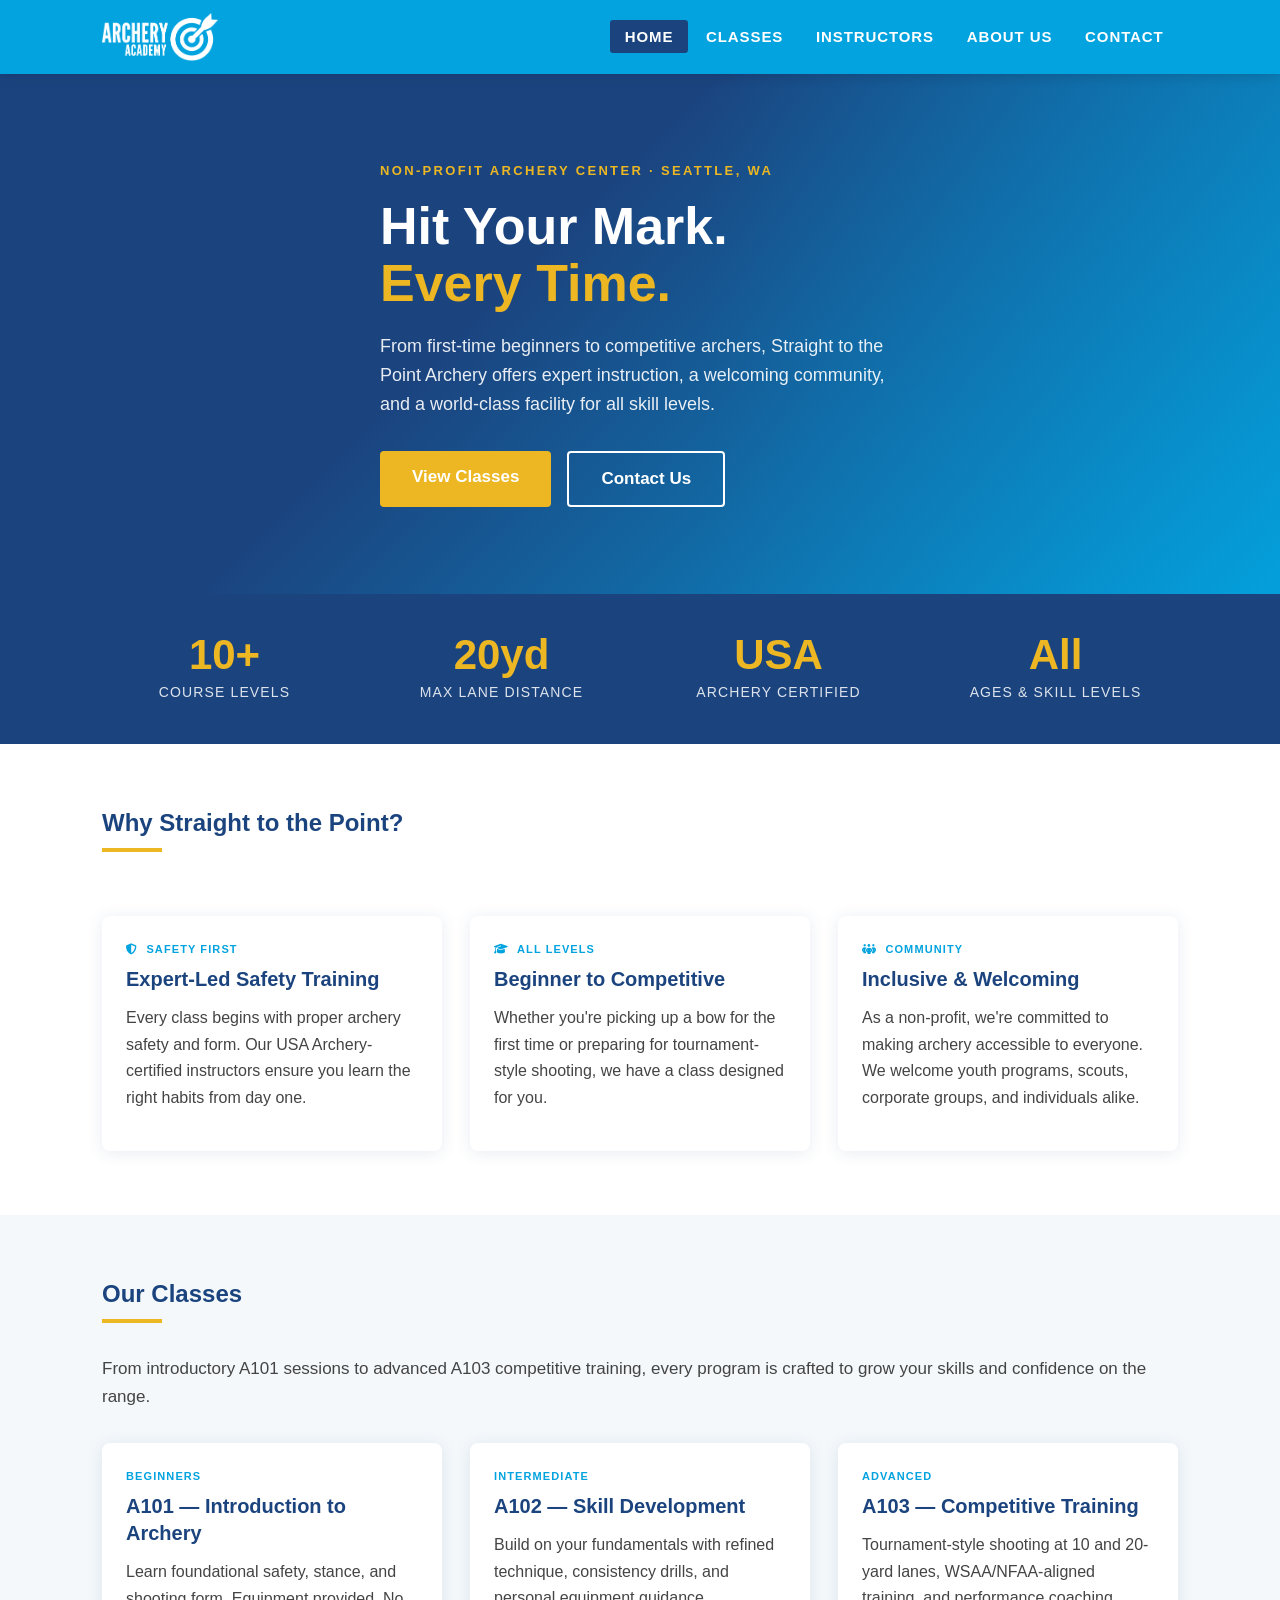
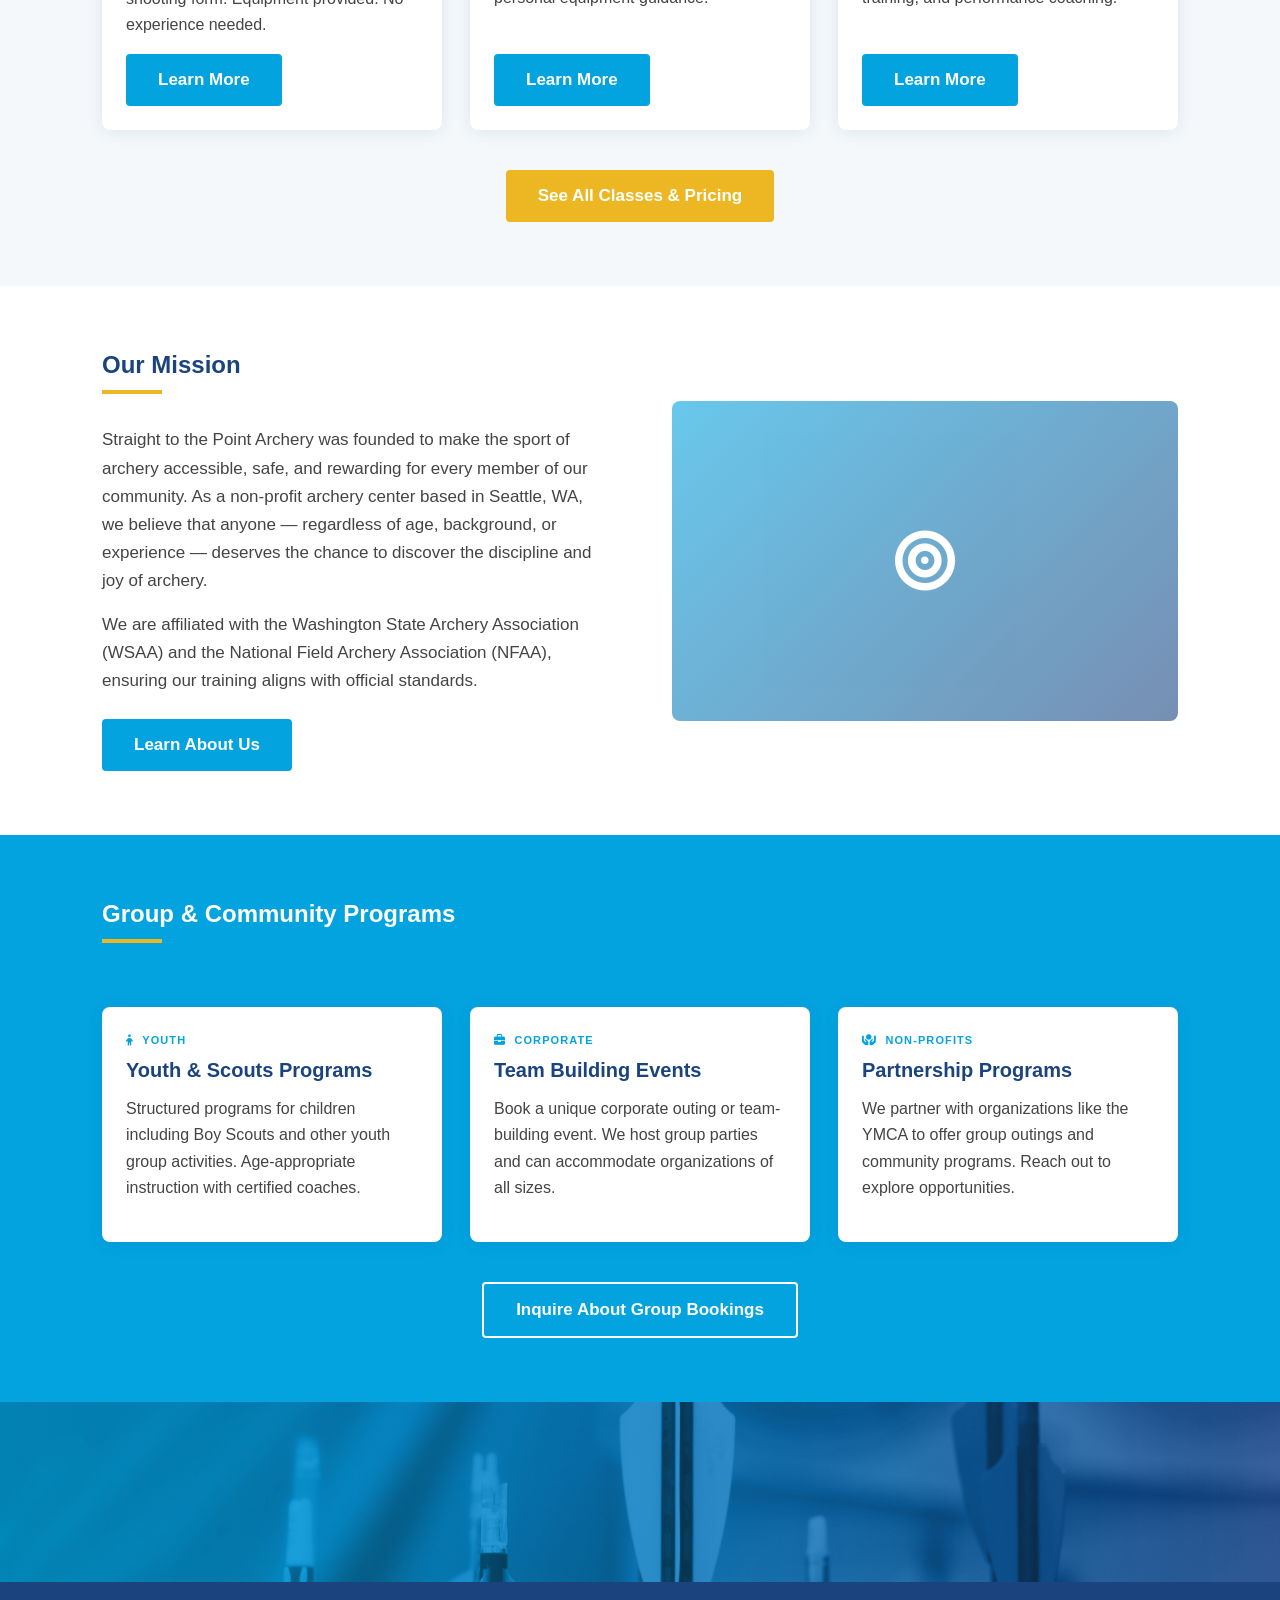
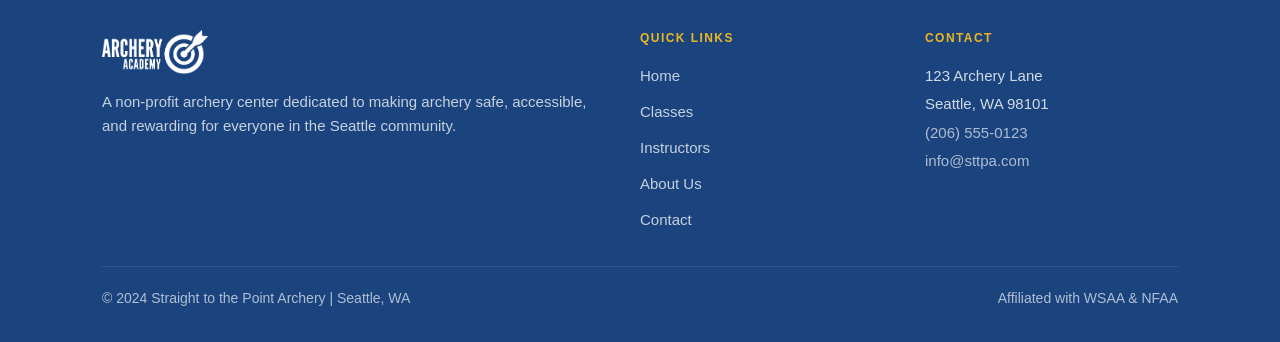
<file: index.html>
<!DOCTYPE html>
<html lang="en">
<head>
  <meta charset="UTF-8" />
  <meta name="viewport" content="width=device-width, initial-scale=1.0" />
  <title>Straight to the Point Archery | Seattle, WA</title>
  <meta name="description" content="Straight to the Point Archery offers beginner to advanced archery classes, private lessons, and youth programs in Seattle, WA." />
  <link rel="stylesheet" href="css/style.css" />
  <link rel="stylesheet" href="https://cdnjs.cloudflare.com/ajax/libs/font-awesome/6.5.0/css/all.min.css" />
</head>
<body>

  <!-- Skip Navigation -->
  <a class="skip-link" href="#main-content">Skip to main content</a>

  <!-- ── HEADER ───────────────────────────────────────────── -->
  <header class="site-header">
    <div class="container">
      <a class="site-logo" href="index.html" aria-label="Straight to the Point Archery — Home">
        <img src="imgs/archeryAcademy-logo-white.png" alt="Archery Academy logo" class="site-logo-img" />
      </a>

      <button class="nav-toggle" aria-label="Toggle navigation" aria-expanded="false" aria-controls="main-nav">
        <span></span><span></span><span></span>
      </button>

      <nav class="main-nav" id="main-nav" aria-label="Main navigation">
        <ul class="nav-list">
          <li><a href="index.html" class="active">Home</a></li>
          <li><a href="classes.html">Classes</a></li>
          <li><a href="instructors.html">Instructors</a></li>
          <li><a href="about.html">About Us</a></li>
          <li><a href="contact.html">Contact</a></li>
        </ul>
      </nav>
    </div>
  </header>

  <!-- ── MAIN CONTENT ─────────────────────────────────────── -->
  <main id="main-content">

    <!-- Hero -->
    <section class="hero" aria-labelledby="hero-title">
      <div class="hero__bg"></div>
      <div class="hero__accent" aria-hidden="true"></div>
      <div class="container">
        <div class="hero__content">
          <p class="hero__eyebrow">Non-Profit Archery Center · Seattle, WA</p>
          <h1 class="hero__title" id="hero-title">
            Hit Your Mark.<br><em>Every Time.</em>
          </h1>
          <p class="hero__subtitle">
            From first-time beginners to competitive archers, Straight to the Point Archery offers expert instruction, a welcoming community, and a world-class facility for all skill levels.
          </p>
          <div class="hero__cta">
            <a href="classes.html" class="btn btn--gold">View Classes</a>
            <a href="contact.html" class="btn btn--outline">Contact Us</a>
          </div>
        </div>
      </div>
    </section>

    <!-- Stats Bar -->
    <aside class="stats-bar" aria-label="Quick facts">
      <div class="container">
        <div class="stats-grid">
          <div>
            <div class="stat-number">10+</div>
            <div class="stat-label">Course Levels</div>
          </div>
          <div>
            <div class="stat-number">20yd</div>
            <div class="stat-label">Max Lane Distance</div>
          </div>
          <div>
            <div class="stat-number">USA</div>
            <div class="stat-label">Archery Certified</div>
          </div>
          <div>
            <div class="stat-number">All</div>
            <div class="stat-label">Ages &amp; Skill Levels</div>
          </div>
        </div>
      </div>
    </aside>

    <!-- Why Choose Us -->
    <section class="section" aria-labelledby="why-title">
      <div class="container">
        <h2 class="section-title" id="why-title">Why Straight to the Point?</h2>
        <div class="card-grid">

          <article class="card">
            <div class="card__body">
              <p class="card__tag"><i class="fa-solid fa-shield-halved" aria-hidden="true"></i> &nbsp;Safety First</p>
              <h3 class="card__title">Expert-Led Safety Training</h3>
              <p class="card__text">Every class begins with proper archery safety and form. Our USA Archery-certified instructors ensure you learn the right habits from day one.</p>
            </div>
          </article>

          <article class="card">
            <div class="card__body">
              <p class="card__tag"><i class="fa-solid fa-graduation-cap" aria-hidden="true"></i> &nbsp;All Levels</p>
              <h3 class="card__title">Beginner to Competitive</h3>
              <p class="card__text">Whether you're picking up a bow for the first time or preparing for tournament-style shooting, we have a class designed for you.</p>
            </div>
          </article>

          <article class="card">
            <div class="card__body">
              <p class="card__tag"><i class="fa-solid fa-people-group" aria-hidden="true"></i> &nbsp;Community</p>
              <h3 class="card__title">Inclusive &amp; Welcoming</h3>
              <p class="card__text">As a non-profit, we're committed to making archery accessible to everyone. We welcome youth programs, scouts, corporate groups, and individuals alike.</p>
            </div>
          </article>

        </div>
      </div>
    </section>

    <!-- Classes Preview -->
    <section class="section section--light" aria-labelledby="classes-preview-title">
      <div class="container">
        <h2 class="section-title" id="classes-preview-title">Our Classes</h2>
        <p>From introductory A101 sessions to advanced A103 competitive training, every program is crafted to grow your skills and confidence on the range.</p>

        <div class="card-grid" style="margin-top:2rem;">

          <article class="card">
            <div class="card__body">
              <p class="card__tag">Beginners</p>
              <h3 class="card__title">A101 — Introduction to Archery</h3>
              <p class="card__text">Learn foundational safety, stance, and shooting form. Equipment provided. No experience needed.</p>
              <a href="classes.html#beginners" class="btn btn--primary" style="margin-top:auto; align-self:flex-start;">Learn More</a>
            </div>
          </article>

          <article class="card">
            <div class="card__body">
              <p class="card__tag">Intermediate</p>
              <h3 class="card__title">A102 — Skill Development</h3>
              <p class="card__text">Build on your fundamentals with refined technique, consistency drills, and personal equipment guidance.</p>
              <a href="classes.html#intermediate" class="btn btn--primary" style="margin-top:auto; align-self:flex-start;">Learn More</a>
            </div>
          </article>

          <article class="card">
            <div class="card__body">
              <p class="card__tag">Advanced</p>
              <h3 class="card__title">A103 — Competitive Training</h3>
              <p class="card__text">Tournament-style shooting at 10 and 20-yard lanes, WSAA/NFAA-aligned training, and performance coaching.</p>
              <a href="classes.html#advanced" class="btn btn--primary" style="margin-top:auto; align-self:flex-start;">Learn More</a>
            </div>
          </article>

        </div>

        <div style="text-align:center; margin-top:2.5rem;">
          <a href="classes.html" class="btn btn--gold">See All Classes &amp; Pricing</a>
        </div>
      </div>
    </section>

    <!-- About Callout -->
    <section class="section" aria-labelledby="about-callout-title">
      <div class="container">
        <div class="info-row">
          <div class="info-row__text">
            <h2 class="section-title" id="about-callout-title">Our Mission</h2>
            <p>Straight to the Point Archery was founded to make the sport of archery accessible, safe, and rewarding for every member of our community. As a non-profit archery center based in Seattle, WA, we believe that anyone — regardless of age, background, or experience — deserves the chance to discover the discipline and joy of archery.</p>
            <p>We are affiliated with the Washington State Archery Association (WSAA) and the National Field Archery Association (NFAA), ensuring our training aligns with official standards.</p>
            <a href="about.html" class="btn btn--primary" style="margin-top:0.5rem;">Learn About Us</a>
          </div>
          <div class="info-row__img" aria-hidden="true">
            <div class="info-row__img-placeholder">
              <i class="fa-solid fa-bullseye"></i>
            </div>
          </div>
        </div>
      </div>
    </section>

    <!-- Groups & Community -->
    <section class="section section--primary" aria-labelledby="groups-title">
      <div class="container">
        <h2 class="section-title" id="groups-title">Group &amp; Community Programs</h2>
        <div class="card-grid">

          <article class="card">
            <div class="card__body">
              <p class="card__tag"><i class="fa-solid fa-child" aria-hidden="true"></i> &nbsp;Youth</p>
              <h3 class="card__title">Youth &amp; Scouts Programs</h3>
              <p class="card__text">Structured programs for children including Boy Scouts and other youth group activities. Age-appropriate instruction with certified coaches.</p>
            </div>
          </article>

          <article class="card">
            <div class="card__body">
              <p class="card__tag"><i class="fa-solid fa-briefcase" aria-hidden="true"></i> &nbsp;Corporate</p>
              <h3 class="card__title">Team Building Events</h3>
              <p class="card__text">Book a unique corporate outing or team-building event. We host group parties and can accommodate organizations of all sizes.</p>
            </div>
          </article>

          <article class="card">
            <div class="card__body">
              <p class="card__tag"><i class="fa-solid fa-hands-holding-circle" aria-hidden="true"></i> &nbsp;Non-Profits</p>
              <h3 class="card__title">Partnership Programs</h3>
              <p class="card__text">We partner with organizations like the YMCA to offer group outings and community programs. Reach out to explore opportunities.</p>
            </div>
          </article>

        </div>
        <div style="text-align:center; margin-top:2.5rem;">
          <a href="contact.html" class="btn btn--outline">Inquire About Group Bookings</a>
        </div>
      </div>
    </section>

  </main>

  <!-- ── FOOTER ───────────────────────────────────────────── -->
  <footer class="site-footer">
    <div class="footer-image-bar" aria-hidden="true">
      <img src="imgs/footerImage.jpg" alt="" />
    </div>

    <div class="footer-main">
      <div class="container">
        <div class="footer-grid">
          <div>
            <img src="imgs/archeryAcademy-logo-white.png" alt="Archery Academy" class="footer-logo-img" />
            <p class="footer-tagline">A non-profit archery center dedicated to making archery safe, accessible, and rewarding for everyone in the Seattle community.</p>
          </div>

          <nav aria-label="Footer navigation">
            <h3 class="footer-heading">Quick Links</h3>
            <ul class="footer-links">
              <li><a href="index.html">Home</a></li>
              <li><a href="classes.html">Classes</a></li>
              <li><a href="instructors.html">Instructors</a></li>
              <li><a href="about.html">About Us</a></li>
              <li><a href="contact.html">Contact</a></li>
            </ul>
          </nav>

          <div>
            <h3 class="footer-heading">Contact</h3>
            <address style="font-style:normal; font-size:15px; opacity:0.8; line-height:1.9;">
              123 Archery Lane<br>
              Seattle, WA 98101<br>
              <a href="tel:+12065550123" style="color:rgba(255,255,255,0.8);">(206) 555-0123</a><br>
              <a href="mailto:info@straighttothepointarchery.com" style="color:rgba(255,255,255,0.8);">info@sttpa.com</a>
            </address>
          </div>
        </div>

        <div class="footer-bottom">
          <span>&copy; 2024 Straight to the Point Archery | Seattle, WA</span>
          <span>Affiliated with WSAA &amp; NFAA</span>
        </div>
      </div>
    </div>
  </footer>

  <script>
    // Mobile nav toggle
    const toggle = document.querySelector('.nav-toggle');
    const nav = document.querySelector('.main-nav');
    toggle.addEventListener('click', () => {
      const open = nav.classList.toggle('open');
      toggle.setAttribute('aria-expanded', open);
    });
  </script>

</body>
</html>
</file>
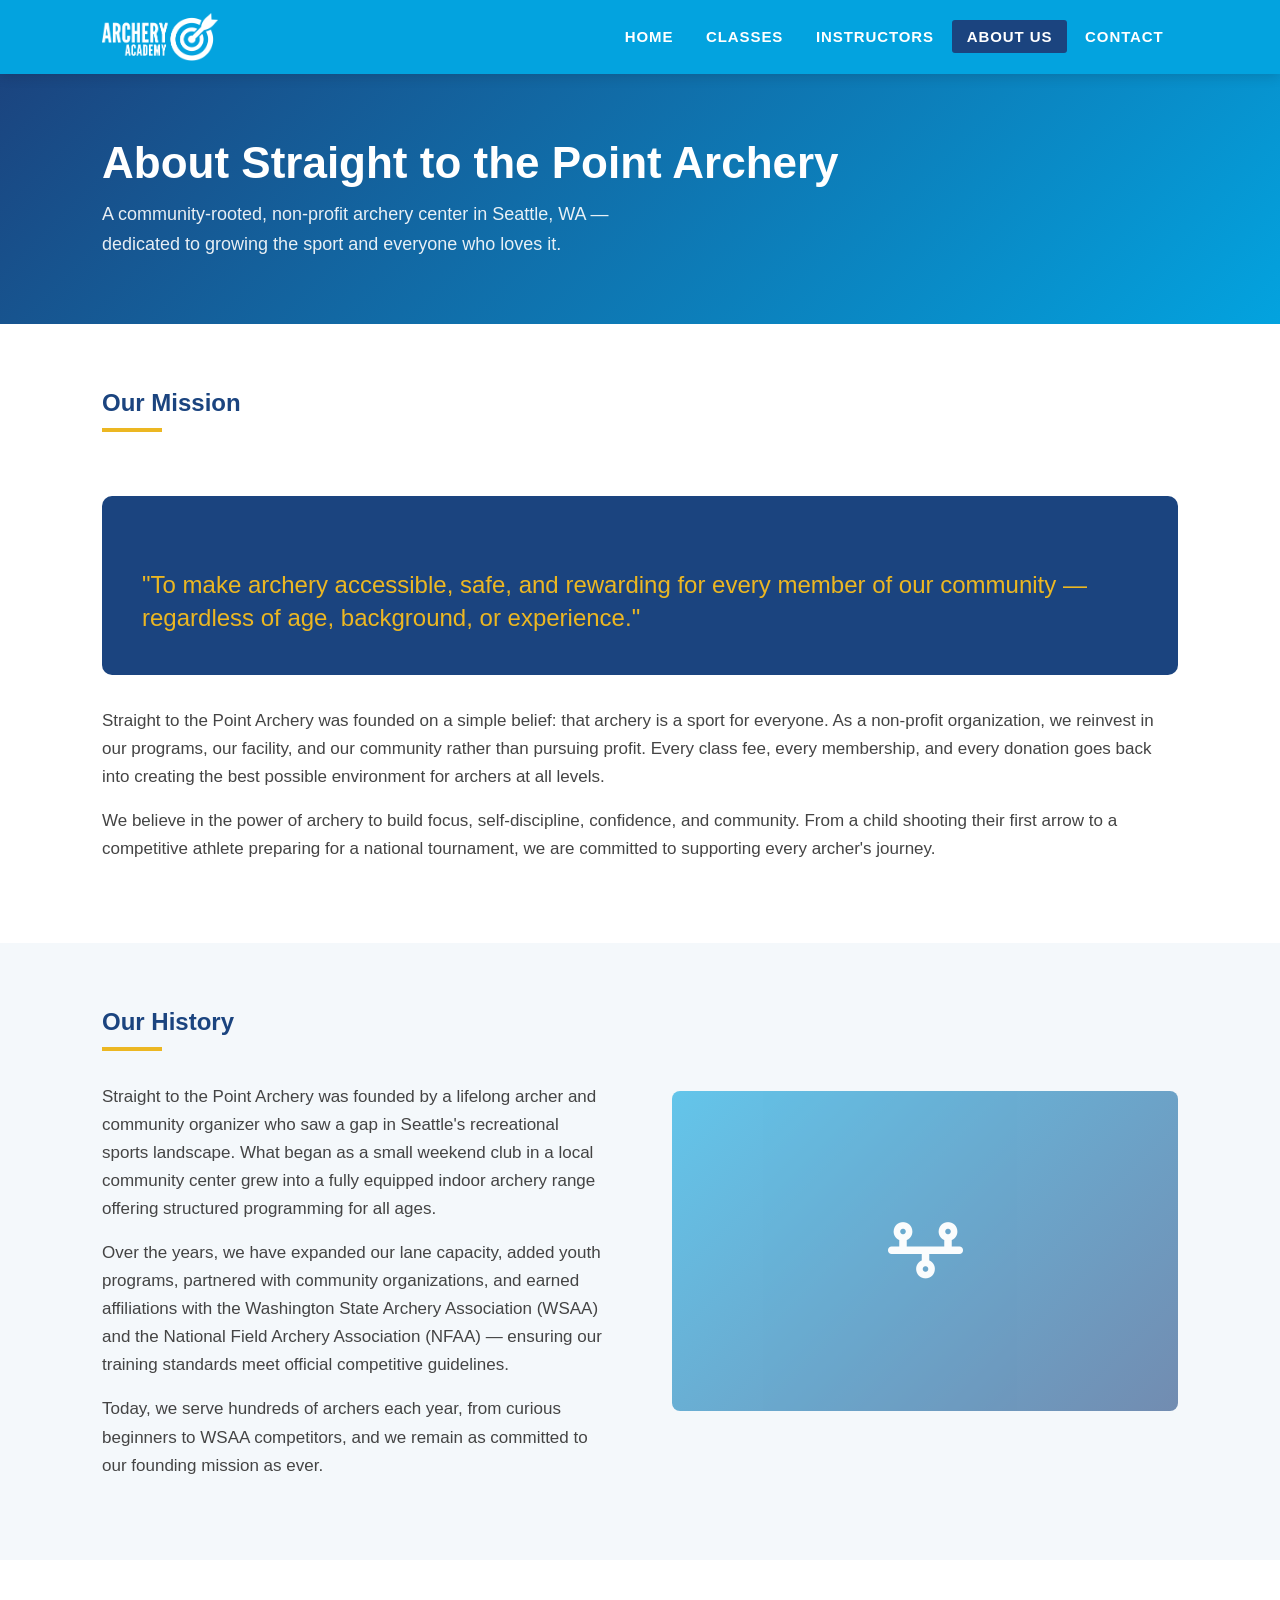
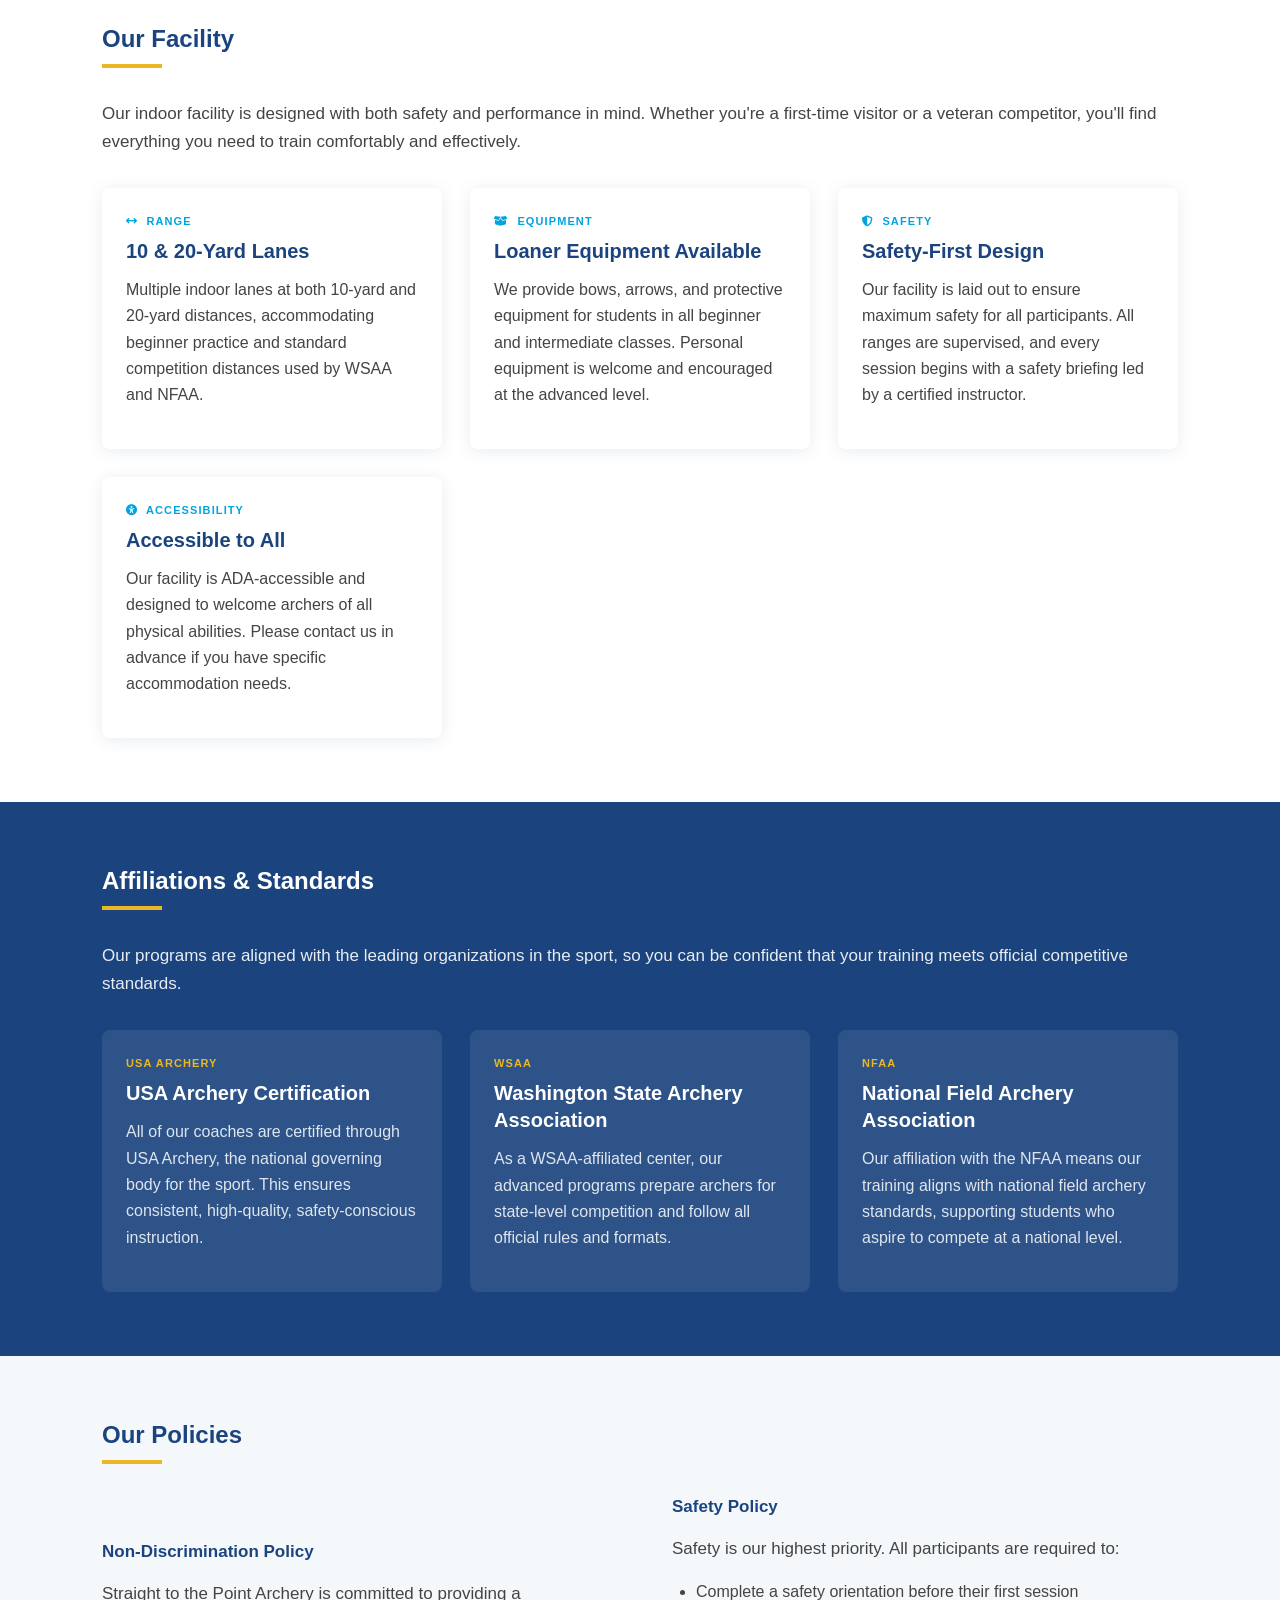
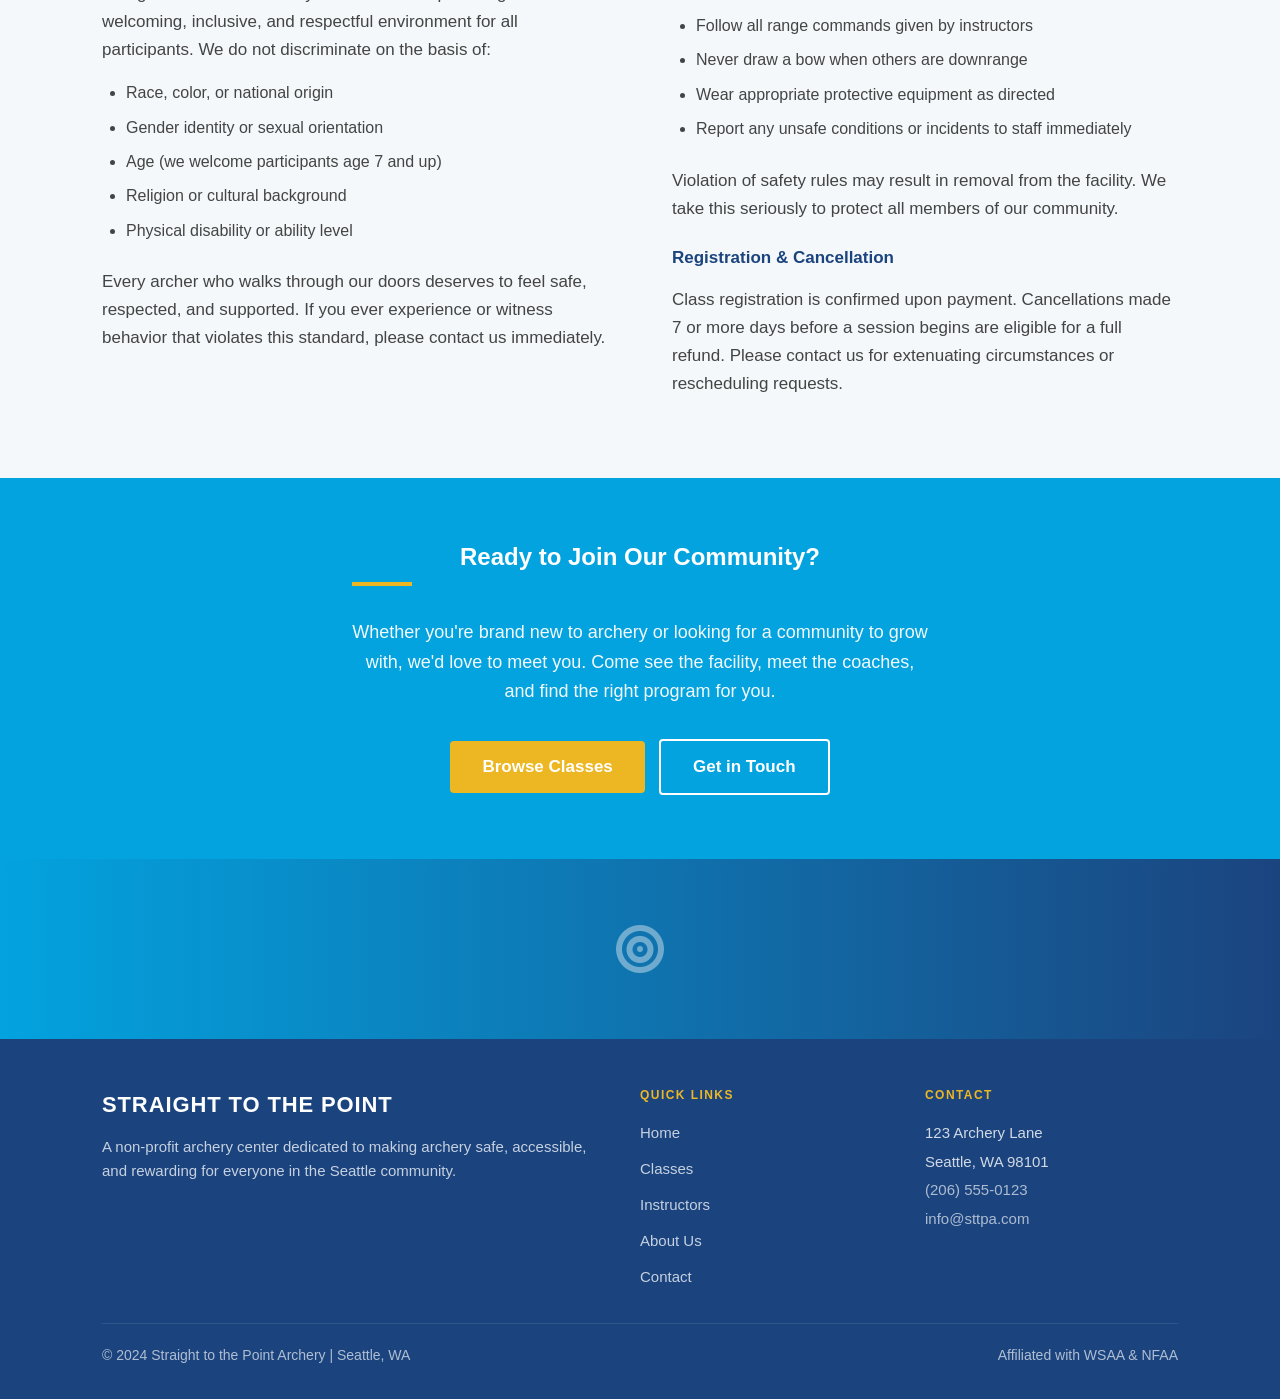
<file: about.html>
<!DOCTYPE html>
<html lang="en">
<head>
  <meta charset="UTF-8" />
  <meta name="viewport" content="width=device-width, initial-scale=1.0" />
  <title>About Us | Straight to the Point Archery</title>
  <meta name="description" content="Learn about Straight to the Point Archery — a non-profit archery center in Seattle, WA. Our mission, history, facility, and commitment to the community." />
  <link rel="stylesheet" href="css/style.css" />
  <link rel="stylesheet" href="https://cdnjs.cloudflare.com/ajax/libs/font-awesome/6.5.0/css/all.min.css" />
</head>
<body>

  <a class="skip-link" href="#main-content">Skip to main content</a>

  <!-- ── HEADER ───────────────────────────────────────────── -->
  <header class="site-header">
    <div class="container">
      <a class="site-logo" href="index.html" aria-label="Straight to the Point Archery — Home">
        <img src="imgs/archeryAcademy-logo-white.png" alt="Archery Academy logo" class="site-logo-img" />
      </a>

      <button class="nav-toggle" aria-label="Toggle navigation" aria-expanded="false" aria-controls="main-nav">
        <span></span><span></span><span></span>
      </button>

      <nav class="main-nav" id="main-nav" aria-label="Main navigation">
        <ul class="nav-list">
          <li><a href="index.html">Home</a></li>
          <li><a href="classes.html">Classes</a></li>
          <li><a href="instructors.html">Instructors</a></li>
          <li><a href="about.html" class="active">About Us</a></li>
          <li><a href="contact.html">Contact</a></li>
        </ul>
      </nav>
    </div>
  </header>

  <!-- ── MAIN CONTENT ─────────────────────────────────────── -->
  <main id="main-content">

    <!-- Page Hero -->
    <section class="page-hero" aria-labelledby="page-title">
      <div class="container">
        <h1 id="page-title">About Straight to the Point Archery</h1>
        <p>A community-rooted, non-profit archery center in Seattle, WA — dedicated to growing the sport and everyone who loves it.</p>
      </div>
    </section>

    <!-- Mission -->
    <section class="section" aria-labelledby="mission-title">
      <div class="container">
        <h2 class="section-title" id="mission-title">Our Mission</h2>

        <div class="mission-highlight">
          <p class="callout">"To make archery accessible, safe, and rewarding for every member of our community — regardless of age, background, or experience."</p>
        </div>

        <p>Straight to the Point Archery was founded on a simple belief: that archery is a sport for everyone. As a non-profit organization, we reinvest in our programs, our facility, and our community rather than pursuing profit. Every class fee, every membership, and every donation goes back into creating the best possible environment for archers at all levels.</p>
        <p>We believe in the power of archery to build focus, self-discipline, confidence, and community. From a child shooting their first arrow to a competitive athlete preparing for a national tournament, we are committed to supporting every archer's journey.</p>
      </div>
    </section>

    <!-- History -->
    <section class="section section--light" aria-labelledby="history-title">
      <div class="container">
        <div class="info-row">
          <div>
            <h2 class="section-title" id="history-title">Our History</h2>
            <p>Straight to the Point Archery was founded by a lifelong archer and community organizer who saw a gap in Seattle's recreational sports landscape. What began as a small weekend club in a local community center grew into a fully equipped indoor archery range offering structured programming for all ages.</p>
            <p>Over the years, we have expanded our lane capacity, added youth programs, partnered with community organizations, and earned affiliations with the Washington State Archery Association (WSAA) and the National Field Archery Association (NFAA) — ensuring our training standards meet official competitive guidelines.</p>
            <p>Today, we serve hundreds of archers each year, from curious beginners to WSAA competitors, and we remain as committed to our founding mission as ever.</p>
          </div>
          <div class="info-row__img" aria-hidden="true">
            <div class="info-row__img-placeholder">
              <i class="fa-solid fa-timeline"></i>
            </div>
          </div>
        </div>
      </div>
    </section>

    <!-- Facility -->
    <section class="section" aria-labelledby="facility-title">
      <div class="container">
        <h2 class="section-title" id="facility-title">Our Facility</h2>
        <p>Our indoor facility is designed with both safety and performance in mind. Whether you're a first-time visitor or a veteran competitor, you'll find everything you need to train comfortably and effectively.</p>

        <div class="card-grid" style="margin-top:2rem;">

          <article class="card">
            <div class="card__body">
              <p class="card__tag"><i class="fa-solid fa-arrows-left-right" aria-hidden="true"></i> &nbsp;Range</p>
              <h3 class="card__title">10 &amp; 20-Yard Lanes</h3>
              <p class="card__text">Multiple indoor lanes at both 10-yard and 20-yard distances, accommodating beginner practice and standard competition distances used by WSAA and NFAA.</p>
            </div>
          </article>

          <article class="card">
            <div class="card__body">
              <p class="card__tag"><i class="fa-solid fa-box-open" aria-hidden="true"></i> &nbsp;Equipment</p>
              <h3 class="card__title">Loaner Equipment Available</h3>
              <p class="card__text">We provide bows, arrows, and protective equipment for students in all beginner and intermediate classes. Personal equipment is welcome and encouraged at the advanced level.</p>
            </div>
          </article>

          <article class="card">
            <div class="card__body">
              <p class="card__tag"><i class="fa-solid fa-shield-halved" aria-hidden="true"></i> &nbsp;Safety</p>
              <h3 class="card__title">Safety-First Design</h3>
              <p class="card__text">Our facility is laid out to ensure maximum safety for all participants. All ranges are supervised, and every session begins with a safety briefing led by a certified instructor.</p>
            </div>
          </article>

          <article class="card">
            <div class="card__body">
              <p class="card__tag"><i class="fa-solid fa-universal-access" aria-hidden="true"></i> &nbsp;Accessibility</p>
              <h3 class="card__title">Accessible to All</h3>
              <p class="card__text">Our facility is ADA-accessible and designed to welcome archers of all physical abilities. Please contact us in advance if you have specific accommodation needs.</p>
            </div>
          </article>

        </div>
      </div>
    </section>

    <!-- Affiliations -->
    <section class="section section--navy" aria-labelledby="affiliations-title">
      <div class="container">
        <h2 class="section-title" id="affiliations-title">Affiliations &amp; Standards</h2>
        <p style="opacity:0.9; margin-bottom:2rem;">Our programs are aligned with the leading organizations in the sport, so you can be confident that your training meets official competitive standards.</p>

        <div class="card-grid">
          <article class="card" style="background:rgba(255,255,255,0.08); color:var(--white);">
            <div class="card__body">
              <p class="card__tag" style="color:var(--gold);">USA Archery</p>
              <h3 class="card__title" style="color:var(--white);">USA Archery Certification</h3>
              <p class="card__text" style="color:rgba(255,255,255,0.85);">All of our coaches are certified through USA Archery, the national governing body for the sport. This ensures consistent, high-quality, safety-conscious instruction.</p>
            </div>
          </article>

          <article class="card" style="background:rgba(255,255,255,0.08); color:var(--white);">
            <div class="card__body">
              <p class="card__tag" style="color:var(--gold);">WSAA</p>
              <h3 class="card__title" style="color:var(--white);">Washington State Archery Association</h3>
              <p class="card__text" style="color:rgba(255,255,255,0.85);">As a WSAA-affiliated center, our advanced programs prepare archers for state-level competition and follow all official rules and formats.</p>
            </div>
          </article>

          <article class="card" style="background:rgba(255,255,255,0.08); color:var(--white);">
            <div class="card__body">
              <p class="card__tag" style="color:var(--gold);">NFAA</p>
              <h3 class="card__title" style="color:var(--white);">National Field Archery Association</h3>
              <p class="card__text" style="color:rgba(255,255,255,0.85);">Our affiliation with the NFAA means our training aligns with national field archery standards, supporting students who aspire to compete at a national level.</p>
            </div>
          </article>
        </div>
      </div>
    </section>

    <!-- Policies -->
    <section class="section section--light" aria-labelledby="policies-title">
      <div class="container">
        <h2 class="section-title" id="policies-title">Our Policies</h2>

        <div class="info-row">
          <div>
            <h3 style="color:var(--navy); margin-bottom:1rem;">Non-Discrimination Policy</h3>
            <p>Straight to the Point Archery is committed to providing a welcoming, inclusive, and respectful environment for all participants. We do not discriminate on the basis of:</p>
            <ul class="policy-list" style="margin:1rem 0 1.5rem;">
              <li>Race, color, or national origin</li>
              <li>Gender identity or sexual orientation</li>
              <li>Age (we welcome participants age 7 and up)</li>
              <li>Religion or cultural background</li>
              <li>Physical disability or ability level</li>
            </ul>
            <p>Every archer who walks through our doors deserves to feel safe, respected, and supported. If you ever experience or witness behavior that violates this standard, please contact us immediately.</p>
          </div>

          <div>
            <h3 style="color:var(--navy); margin-bottom:1rem;">Safety Policy</h3>
            <p>Safety is our highest priority. All participants are required to:</p>
            <ul class="policy-list" style="margin:1rem 0 1.5rem;">
              <li>Complete a safety orientation before their first session</li>
              <li>Follow all range commands given by instructors</li>
              <li>Never draw a bow when others are downrange</li>
              <li>Wear appropriate protective equipment as directed</li>
              <li>Report any unsafe conditions or incidents to staff immediately</li>
            </ul>
            <p>Violation of safety rules may result in removal from the facility. We take this seriously to protect all members of our community.</p>

            <h3 style="color:var(--navy); margin:1.5rem 0 1rem;">Registration &amp; Cancellation</h3>
            <p>Class registration is confirmed upon payment. Cancellations made 7 or more days before a session begins are eligible for a full refund. Please contact us for extenuating circumstances or rescheduling requests.</p>
          </div>
        </div>
      </div>
    </section>

    <!-- CTA -->
    <section class="section section--primary" aria-labelledby="about-cta-title">
      <div class="container" style="text-align:center; max-width:640px;">
        <h2 class="section-title" id="about-cta-title" style="display:block; text-align:center;">Ready to Join Our Community?</h2>
        <p style="font-size:18px; opacity:0.95; margin-bottom:2rem;">Whether you're brand new to archery or looking for a community to grow with, we'd love to meet you. Come see the facility, meet the coaches, and find the right program for you.</p>
        <a href="classes.html" class="btn btn--gold">Browse Classes</a>
        &nbsp;
        <a href="contact.html" class="btn btn--outline">Get in Touch</a>
      </div>
    </section>

  </main>

  <!-- ── FOOTER ───────────────────────────────────────────── -->
  <footer class="site-footer">
    <div class="footer-image-bar" aria-hidden="true">
      <div class="footer-image-bar-placeholder">
        <i class="fa-solid fa-bullseye"></i>
      </div>
    </div>
    <div class="footer-main">
      <div class="container">
        <div class="footer-grid">
          <div>
            <div class="footer-logo-text">Straight to the Point</div>
            <p class="footer-tagline">A non-profit archery center dedicated to making archery safe, accessible, and rewarding for everyone in the Seattle community.</p>
          </div>
          <nav aria-label="Footer navigation">
            <h3 class="footer-heading">Quick Links</h3>
            <ul class="footer-links">
              <li><a href="index.html">Home</a></li>
              <li><a href="classes.html">Classes</a></li>
              <li><a href="instructors.html">Instructors</a></li>
              <li><a href="about.html">About Us</a></li>
              <li><a href="contact.html">Contact</a></li>
            </ul>
          </nav>
          <div>
            <h3 class="footer-heading">Contact</h3>
            <address style="font-style:normal; font-size:15px; opacity:0.8; line-height:1.9;">
              123 Archery Lane<br>Seattle, WA 98101<br>
              <a href="tel:+12065550123" style="color:rgba(255,255,255,0.8);">(206) 555-0123</a><br>
              <a href="mailto:info@sttpa.com" style="color:rgba(255,255,255,0.8);">info@sttpa.com</a>
            </address>
          </div>
        </div>
        <div class="footer-bottom">
          <span>&copy; 2024 Straight to the Point Archery | Seattle, WA</span>
          <span>Affiliated with WSAA &amp; NFAA</span>
        </div>
      </div>
    </div>
  </footer>

  <script>
    const toggle = document.querySelector('.nav-toggle');
    const nav = document.querySelector('.main-nav');
    toggle.addEventListener('click', () => {
      const open = nav.classList.toggle('open');
      toggle.setAttribute('aria-expanded', open);
    });
  </script>

</body>
</html>
</file>
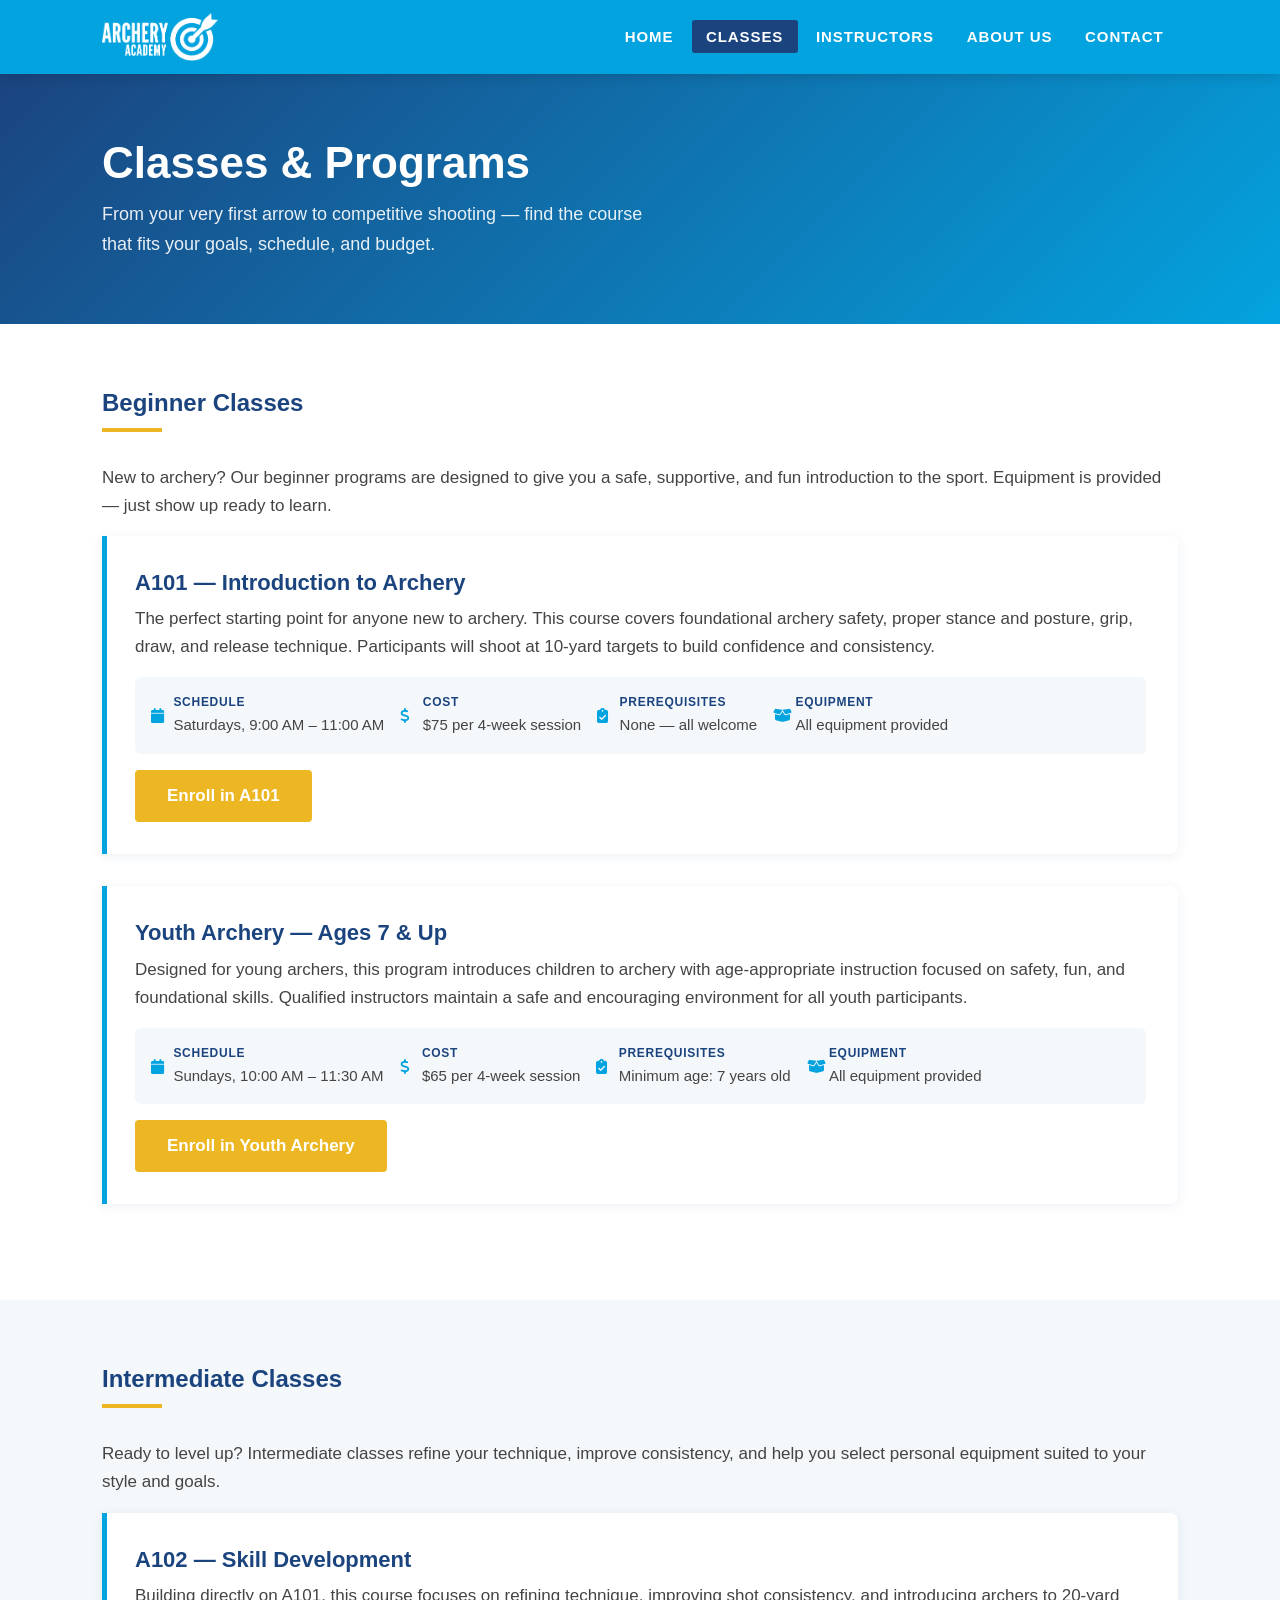
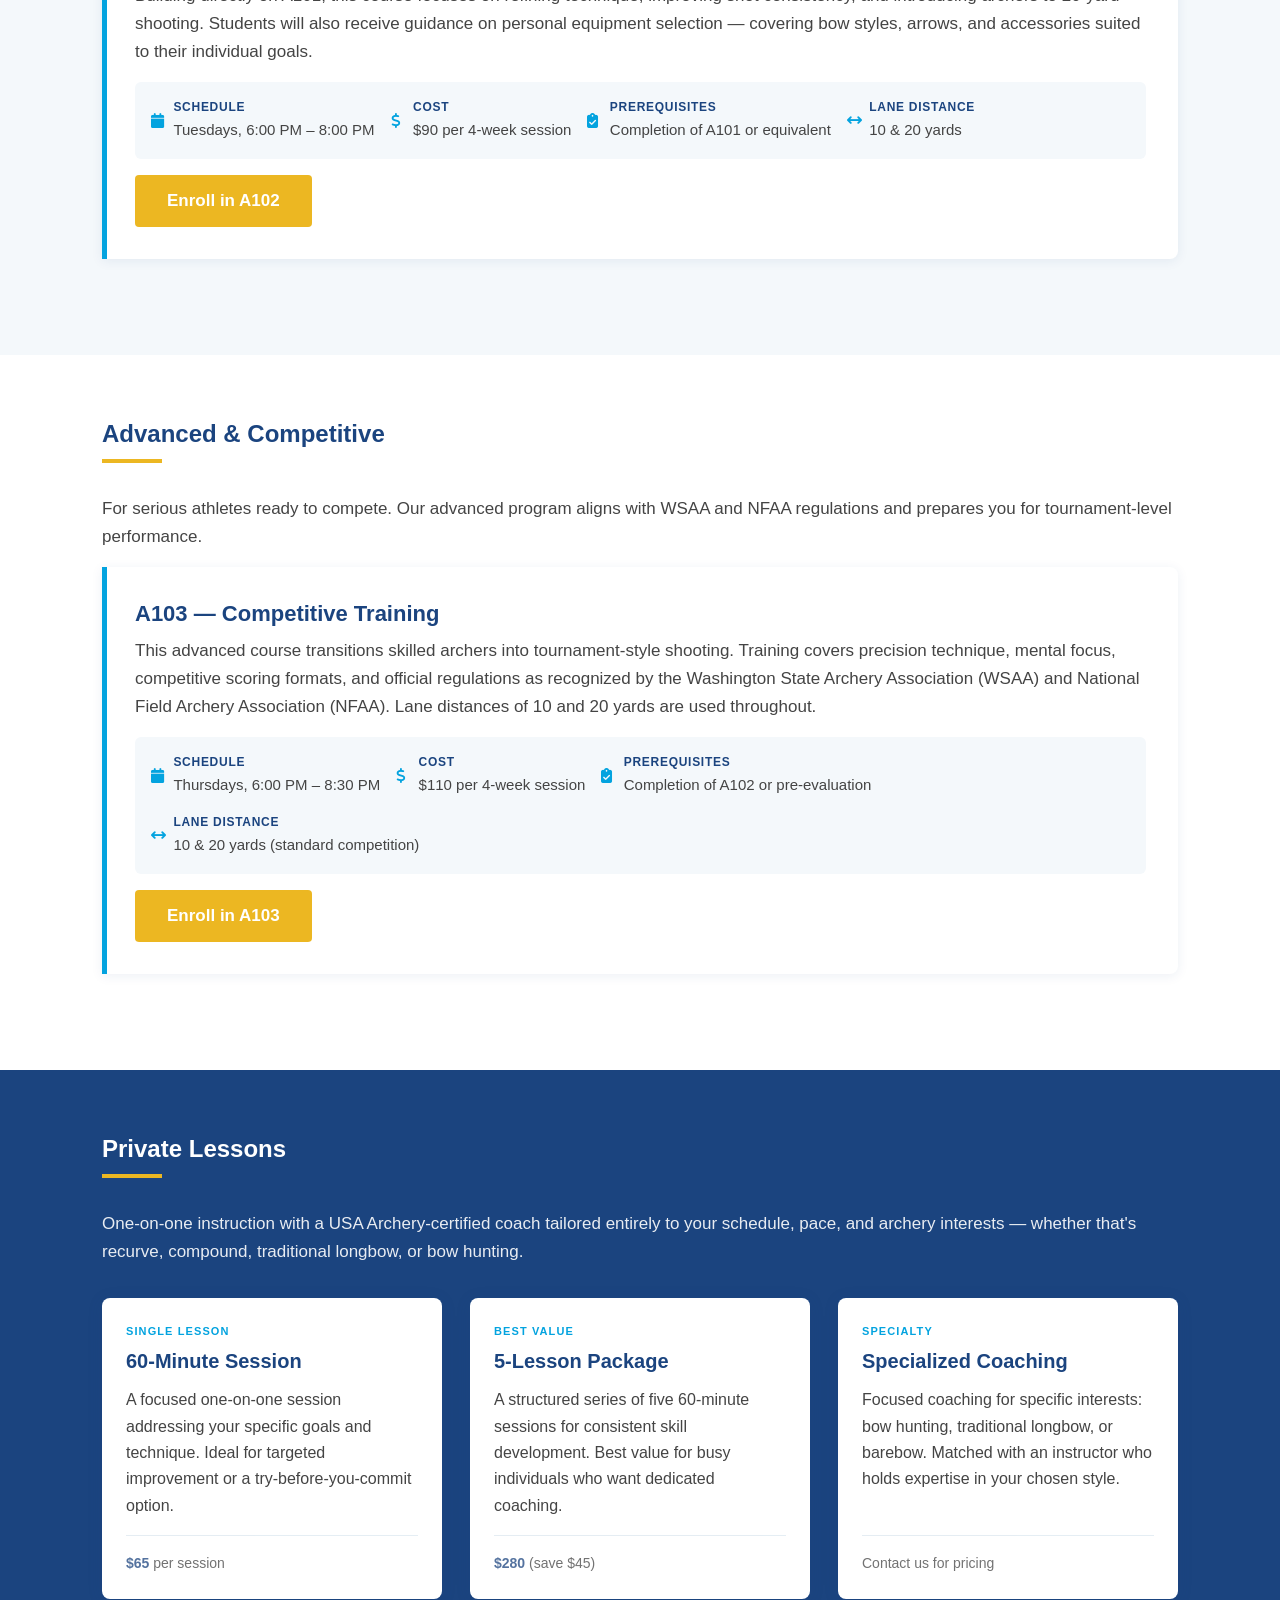
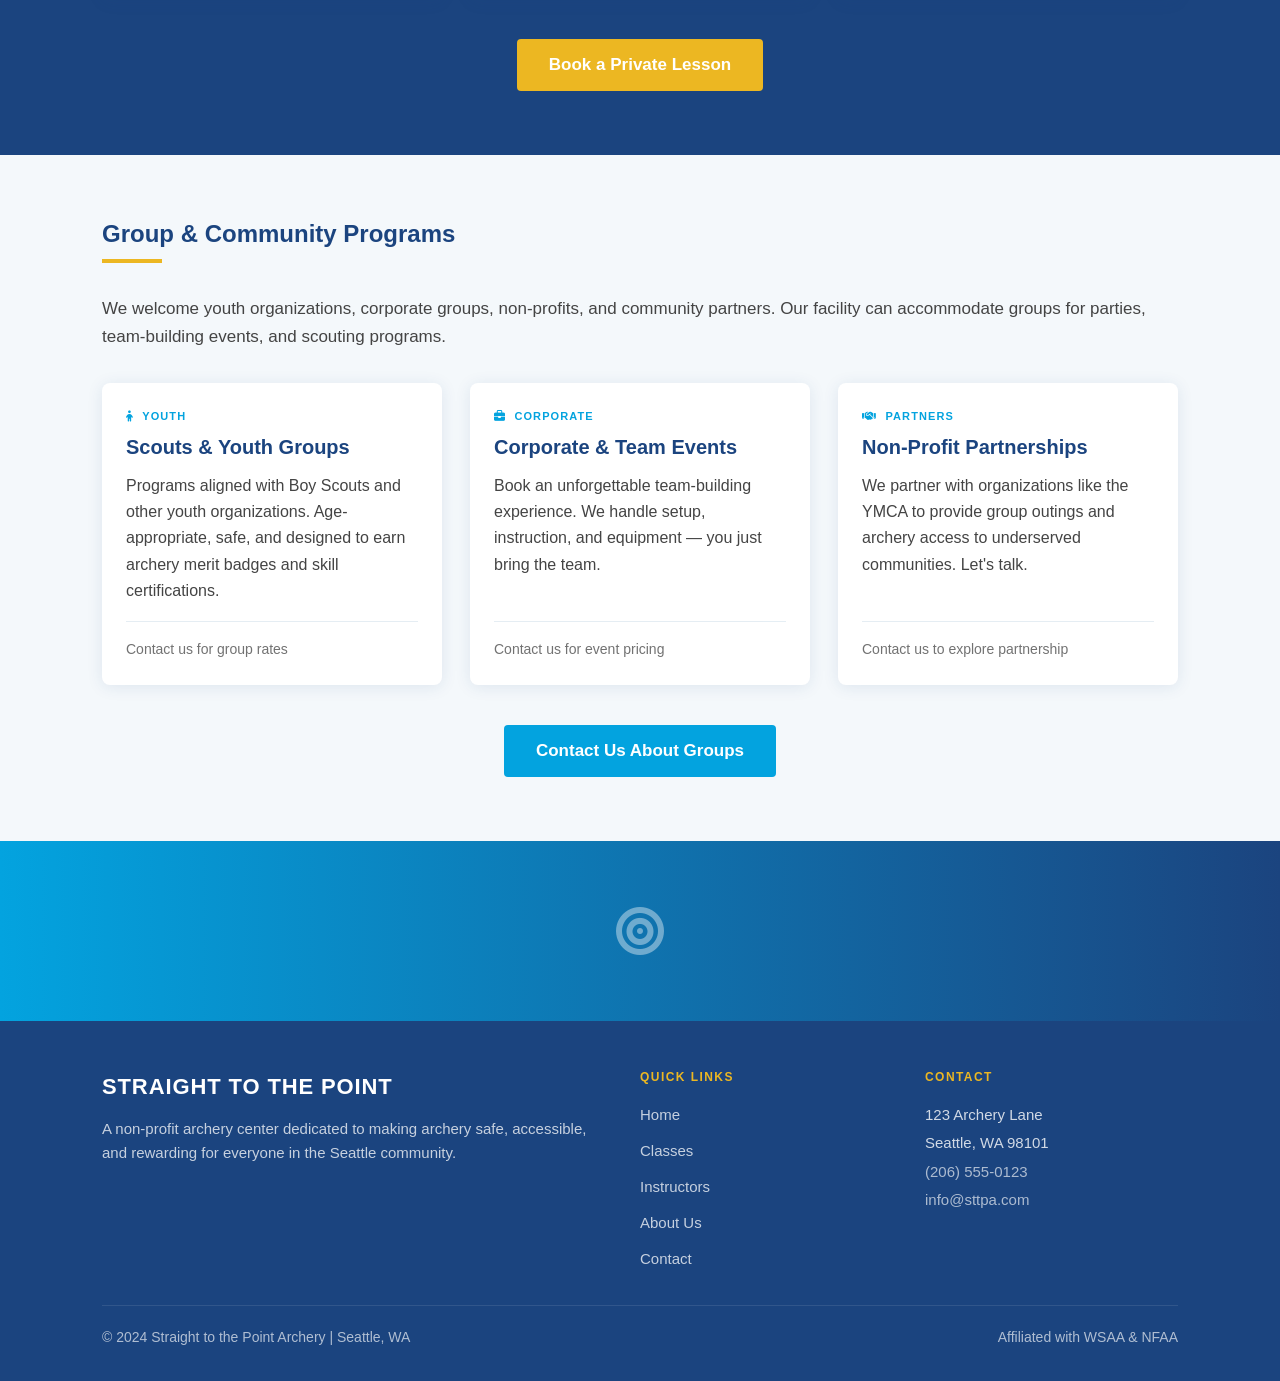
<file: classes.html>
<!DOCTYPE html>
<html lang="en">
<head>
  <meta charset="UTF-8" />
  <meta name="viewport" content="width=device-width, initial-scale=1.0" />
  <title>Classes | Straight to the Point Archery</title>
  <meta name="description" content="Explore beginner, intermediate, advanced, and private archery classes at Straight to the Point Archery in Seattle, WA. View schedules, costs, and prerequisites." />
  <link rel="stylesheet" href="css/style.css" />
  <link rel="stylesheet" href="https://cdnjs.cloudflare.com/ajax/libs/font-awesome/6.5.0/css/all.min.css" />
</head>
<body>

  <a class="skip-link" href="#main-content">Skip to main content</a>

  <!-- ── HEADER ───────────────────────────────────────────── -->
  <header class="site-header">
    <div class="container">
      <a class="site-logo" href="index.html" aria-label="Straight to the Point Archery — Home">
        <img src="imgs/archeryAcademy-logo-white.png" alt="Archery Academy logo" class="site-logo-img" />
      </a>

      <button class="nav-toggle" aria-label="Toggle navigation" aria-expanded="false" aria-controls="main-nav">
        <span></span><span></span><span></span>
      </button>

      <nav class="main-nav" id="main-nav" aria-label="Main navigation">
        <ul class="nav-list">
          <li><a href="index.html">Home</a></li>
          <li><a href="classes.html" class="active">Classes</a></li>
          <li><a href="instructors.html">Instructors</a></li>
          <li><a href="about.html">About Us</a></li>
          <li><a href="contact.html">Contact</a></li>
        </ul>
      </nav>
    </div>
  </header>

  <!-- ── MAIN CONTENT ─────────────────────────────────────── -->
  <main id="main-content">

    <!-- Page Hero -->
    <section class="page-hero" aria-labelledby="page-title">
      <div class="container">
        <h1 id="page-title">Classes &amp; Programs</h1>
        <p>From your very first arrow to competitive shooting — find the course that fits your goals, schedule, and budget.</p>
      </div>
    </section>

    <!-- Beginner Classes -->
    <section class="section" id="beginners" aria-labelledby="beginners-title">
      <div class="container">
        <h2 class="section-title" id="beginners-title">Beginner Classes</h2>
        <p>New to archery? Our beginner programs are designed to give you a safe, supportive, and fun introduction to the sport. Equipment is provided — just show up ready to learn.</p>

        <section class="class-article" aria-labelledby="a101-title">
          <h3 id="a101-title">A101 — Introduction to Archery</h3>
          <p>The perfect starting point for anyone new to archery. This course covers foundational archery safety, proper stance and posture, grip, draw, and release technique. Participants will shoot at 10-yard targets to build confidence and consistency.</p>

          <div class="class-meta" aria-label="Class details">
            <div class="class-meta-item">
              <i class="fa-solid fa-calendar" aria-hidden="true"></i>
              <div>
                <div class="class-meta-label">Schedule</div>
                Saturdays, 9:00 AM – 11:00 AM
              </div>
            </div>
            <div class="class-meta-item">
              <i class="fa-solid fa-dollar-sign" aria-hidden="true"></i>
              <div>
                <div class="class-meta-label">Cost</div>
                $75 per 4-week session
              </div>
            </div>
            <div class="class-meta-item">
              <i class="fa-solid fa-clipboard-check" aria-hidden="true"></i>
              <div>
                <div class="class-meta-label">Prerequisites</div>
                None — all welcome
              </div>
            </div>
            <div class="class-meta-item">
              <i class="fa-solid fa-box-open" aria-hidden="true"></i>
              <div>
                <div class="class-meta-label">Equipment</div>
                All equipment provided
              </div>
            </div>
          </div>

          <a href="contact.html" class="btn btn--gold">Enroll in A101</a>
        </section>

        <section class="class-article" aria-labelledby="youth-title">
          <h3 id="youth-title">Youth Archery — Ages 7 &amp; Up</h3>
          <p>Designed for young archers, this program introduces children to archery with age-appropriate instruction focused on safety, fun, and foundational skills. Qualified instructors maintain a safe and encouraging environment for all youth participants.</p>

          <div class="class-meta" aria-label="Class details">
            <div class="class-meta-item">
              <i class="fa-solid fa-calendar" aria-hidden="true"></i>
              <div>
                <div class="class-meta-label">Schedule</div>
                Sundays, 10:00 AM – 11:30 AM
              </div>
            </div>
            <div class="class-meta-item">
              <i class="fa-solid fa-dollar-sign" aria-hidden="true"></i>
              <div>
                <div class="class-meta-label">Cost</div>
                $65 per 4-week session
              </div>
            </div>
            <div class="class-meta-item">
              <i class="fa-solid fa-clipboard-check" aria-hidden="true"></i>
              <div>
                <div class="class-meta-label">Prerequisites</div>
                Minimum age: 7 years old
              </div>
            </div>
            <div class="class-meta-item">
              <i class="fa-solid fa-box-open" aria-hidden="true"></i>
              <div>
                <div class="class-meta-label">Equipment</div>
                All equipment provided
              </div>
            </div>
          </div>

          <a href="contact.html" class="btn btn--gold">Enroll in Youth Archery</a>
        </section>
      </div>
    </section>

    <!-- Intermediate Classes -->
    <section class="section section--light" id="intermediate" aria-labelledby="intermediate-title">
      <div class="container">
        <h2 class="section-title" id="intermediate-title">Intermediate Classes</h2>
        <p>Ready to level up? Intermediate classes refine your technique, improve consistency, and help you select personal equipment suited to your style and goals.</p>

        <section class="class-article" aria-labelledby="a102-title">
          <h3 id="a102-title">A102 — Skill Development</h3>
          <p>Building directly on A101, this course focuses on refining technique, improving shot consistency, and introducing archers to 20-yard shooting. Students will also receive guidance on personal equipment selection — covering bow styles, arrows, and accessories suited to their individual goals.</p>

          <div class="class-meta" aria-label="Class details">
            <div class="class-meta-item">
              <i class="fa-solid fa-calendar" aria-hidden="true"></i>
              <div>
                <div class="class-meta-label">Schedule</div>
                Tuesdays, 6:00 PM – 8:00 PM
              </div>
            </div>
            <div class="class-meta-item">
              <i class="fa-solid fa-dollar-sign" aria-hidden="true"></i>
              <div>
                <div class="class-meta-label">Cost</div>
                $90 per 4-week session
              </div>
            </div>
            <div class="class-meta-item">
              <i class="fa-solid fa-clipboard-check" aria-hidden="true"></i>
              <div>
                <div class="class-meta-label">Prerequisites</div>
                Completion of A101 or equivalent
              </div>
            </div>
            <div class="class-meta-item">
              <i class="fa-solid fa-arrows-left-right" aria-hidden="true"></i>
              <div>
                <div class="class-meta-label">Lane Distance</div>
                10 &amp; 20 yards
              </div>
            </div>
          </div>

          <a href="contact.html" class="btn btn--gold">Enroll in A102</a>
        </section>
      </div>
    </section>

    <!-- Advanced Classes -->
    <section class="section" id="advanced" aria-labelledby="advanced-title">
      <div class="container">
        <h2 class="section-title" id="advanced-title">Advanced &amp; Competitive</h2>
        <p>For serious athletes ready to compete. Our advanced program aligns with WSAA and NFAA regulations and prepares you for tournament-level performance.</p>

        <section class="class-article" aria-labelledby="a103-title">
          <h3 id="a103-title">A103 — Competitive Training</h3>
          <p>This advanced course transitions skilled archers into tournament-style shooting. Training covers precision technique, mental focus, competitive scoring formats, and official regulations as recognized by the Washington State Archery Association (WSAA) and National Field Archery Association (NFAA). Lane distances of 10 and 20 yards are used throughout.</p>

          <div class="class-meta" aria-label="Class details">
            <div class="class-meta-item">
              <i class="fa-solid fa-calendar" aria-hidden="true"></i>
              <div>
                <div class="class-meta-label">Schedule</div>
                Thursdays, 6:00 PM – 8:30 PM
              </div>
            </div>
            <div class="class-meta-item">
              <i class="fa-solid fa-dollar-sign" aria-hidden="true"></i>
              <div>
                <div class="class-meta-label">Cost</div>
                $110 per 4-week session
              </div>
            </div>
            <div class="class-meta-item">
              <i class="fa-solid fa-clipboard-check" aria-hidden="true"></i>
              <div>
                <div class="class-meta-label">Prerequisites</div>
                Completion of A102 or pre-evaluation
              </div>
            </div>
            <div class="class-meta-item">
              <i class="fa-solid fa-arrows-left-right" aria-hidden="true"></i>
              <div>
                <div class="class-meta-label">Lane Distance</div>
                10 &amp; 20 yards (standard competition)
              </div>
            </div>
          </div>

          <a href="contact.html" class="btn btn--gold">Enroll in A103</a>
        </section>
      </div>
    </section>

    <!-- Private Lessons -->
    <section class="section section--navy" id="private" aria-labelledby="private-title">
      <div class="container">
        <h2 class="section-title" id="private-title">Private Lessons</h2>
        <p style="margin-bottom:2rem; opacity:0.9;">One-on-one instruction with a USA Archery-certified coach tailored entirely to your schedule, pace, and archery interests — whether that's recurve, compound, traditional longbow, or bow hunting.</p>

        <div class="card-grid">
          <article class="card">
            <div class="card__body">
              <p class="card__tag">Single Lesson</p>
              <h3 class="card__title">60-Minute Session</h3>
              <p class="card__text">A focused one-on-one session addressing your specific goals and technique. Ideal for targeted improvement or a try-before-you-commit option.</p>
              <div class="card__meta"><strong>$65</strong> per session</div>
            </div>
          </article>

          <article class="card">
            <div class="card__body">
              <p class="card__tag">Best Value</p>
              <h3 class="card__title">5-Lesson Package</h3>
              <p class="card__text">A structured series of five 60-minute sessions for consistent skill development. Best value for busy individuals who want dedicated coaching.</p>
              <div class="card__meta"><strong>$280</strong> (save $45)</div>
            </div>
          </article>

          <article class="card">
            <div class="card__body">
              <p class="card__tag">Specialty</p>
              <h3 class="card__title">Specialized Coaching</h3>
              <p class="card__text">Focused coaching for specific interests: bow hunting, traditional longbow, or barebow. Matched with an instructor who holds expertise in your chosen style.</p>
              <div class="card__meta">Contact us for pricing</div>
            </div>
          </article>
        </div>

        <div style="text-align:center; margin-top:2.5rem;">
          <a href="contact.html" class="btn btn--gold">Book a Private Lesson</a>
        </div>
      </div>
    </section>

    <!-- Group & Community -->
    <section class="section section--light" id="groups" aria-labelledby="groups-class-title">
      <div class="container">
        <h2 class="section-title" id="groups-class-title">Group &amp; Community Programs</h2>
        <p>We welcome youth organizations, corporate groups, non-profits, and community partners. Our facility can accommodate groups for parties, team-building events, and scouting programs.</p>

        <div class="card-grid" style="margin-top:2rem;">
          <article class="card">
            <div class="card__body">
              <p class="card__tag"><i class="fa-solid fa-child" aria-hidden="true"></i> &nbsp;Youth</p>
              <h3 class="card__title">Scouts &amp; Youth Groups</h3>
              <p class="card__text">Programs aligned with Boy Scouts and other youth organizations. Age-appropriate, safe, and designed to earn archery merit badges and skill certifications.</p>
              <div class="card__meta">Contact us for group rates</div>
            </div>
          </article>

          <article class="card">
            <div class="card__body">
              <p class="card__tag"><i class="fa-solid fa-briefcase" aria-hidden="true"></i> &nbsp;Corporate</p>
              <h3 class="card__title">Corporate &amp; Team Events</h3>
              <p class="card__text">Book an unforgettable team-building experience. We handle setup, instruction, and equipment — you just bring the team.</p>
              <div class="card__meta">Contact us for event pricing</div>
            </div>
          </article>

          <article class="card">
            <div class="card__body">
              <p class="card__tag"><i class="fa-solid fa-handshake" aria-hidden="true"></i> &nbsp;Partners</p>
              <h3 class="card__title">Non-Profit Partnerships</h3>
              <p class="card__text">We partner with organizations like the YMCA to provide group outings and archery access to underserved communities. Let's talk.</p>
              <div class="card__meta">Contact us to explore partnership</div>
            </div>
          </article>
        </div>

        <div style="text-align:center; margin-top:2.5rem;">
          <a href="contact.html" class="btn btn--primary">Contact Us About Groups</a>
        </div>
      </div>
    </section>

  </main>

  <!-- ── FOOTER ───────────────────────────────────────────── -->
  <footer class="site-footer">
    <div class="footer-image-bar" aria-hidden="true">
      <div class="footer-image-bar-placeholder">
        <i class="fa-solid fa-bullseye"></i>
      </div>
    </div>
    <div class="footer-main">
      <div class="container">
        <div class="footer-grid">
          <div>
            <div class="footer-logo-text">Straight to the Point</div>
            <p class="footer-tagline">A non-profit archery center dedicated to making archery safe, accessible, and rewarding for everyone in the Seattle community.</p>
          </div>
          <nav aria-label="Footer navigation">
            <h3 class="footer-heading">Quick Links</h3>
            <ul class="footer-links">
              <li><a href="index.html">Home</a></li>
              <li><a href="classes.html">Classes</a></li>
              <li><a href="instructors.html">Instructors</a></li>
              <li><a href="about.html">About Us</a></li>
              <li><a href="contact.html">Contact</a></li>
            </ul>
          </nav>
          <div>
            <h3 class="footer-heading">Contact</h3>
            <address style="font-style:normal; font-size:15px; opacity:0.8; line-height:1.9;">
              123 Archery Lane<br>Seattle, WA 98101<br>
              <a href="tel:+12065550123" style="color:rgba(255,255,255,0.8);">(206) 555-0123</a><br>
              <a href="mailto:info@sttpa.com" style="color:rgba(255,255,255,0.8);">info@sttpa.com</a>
            </address>
          </div>
        </div>
        <div class="footer-bottom">
          <span>&copy; 2024 Straight to the Point Archery | Seattle, WA</span>
          <span>Affiliated with WSAA &amp; NFAA</span>
        </div>
      </div>
    </div>
  </footer>

  <script>
    const toggle = document.querySelector('.nav-toggle');
    const nav = document.querySelector('.main-nav');
    toggle.addEventListener('click', () => {
      const open = nav.classList.toggle('open');
      toggle.setAttribute('aria-expanded', open);
    });
  </script>

</body>
</html>
</file>
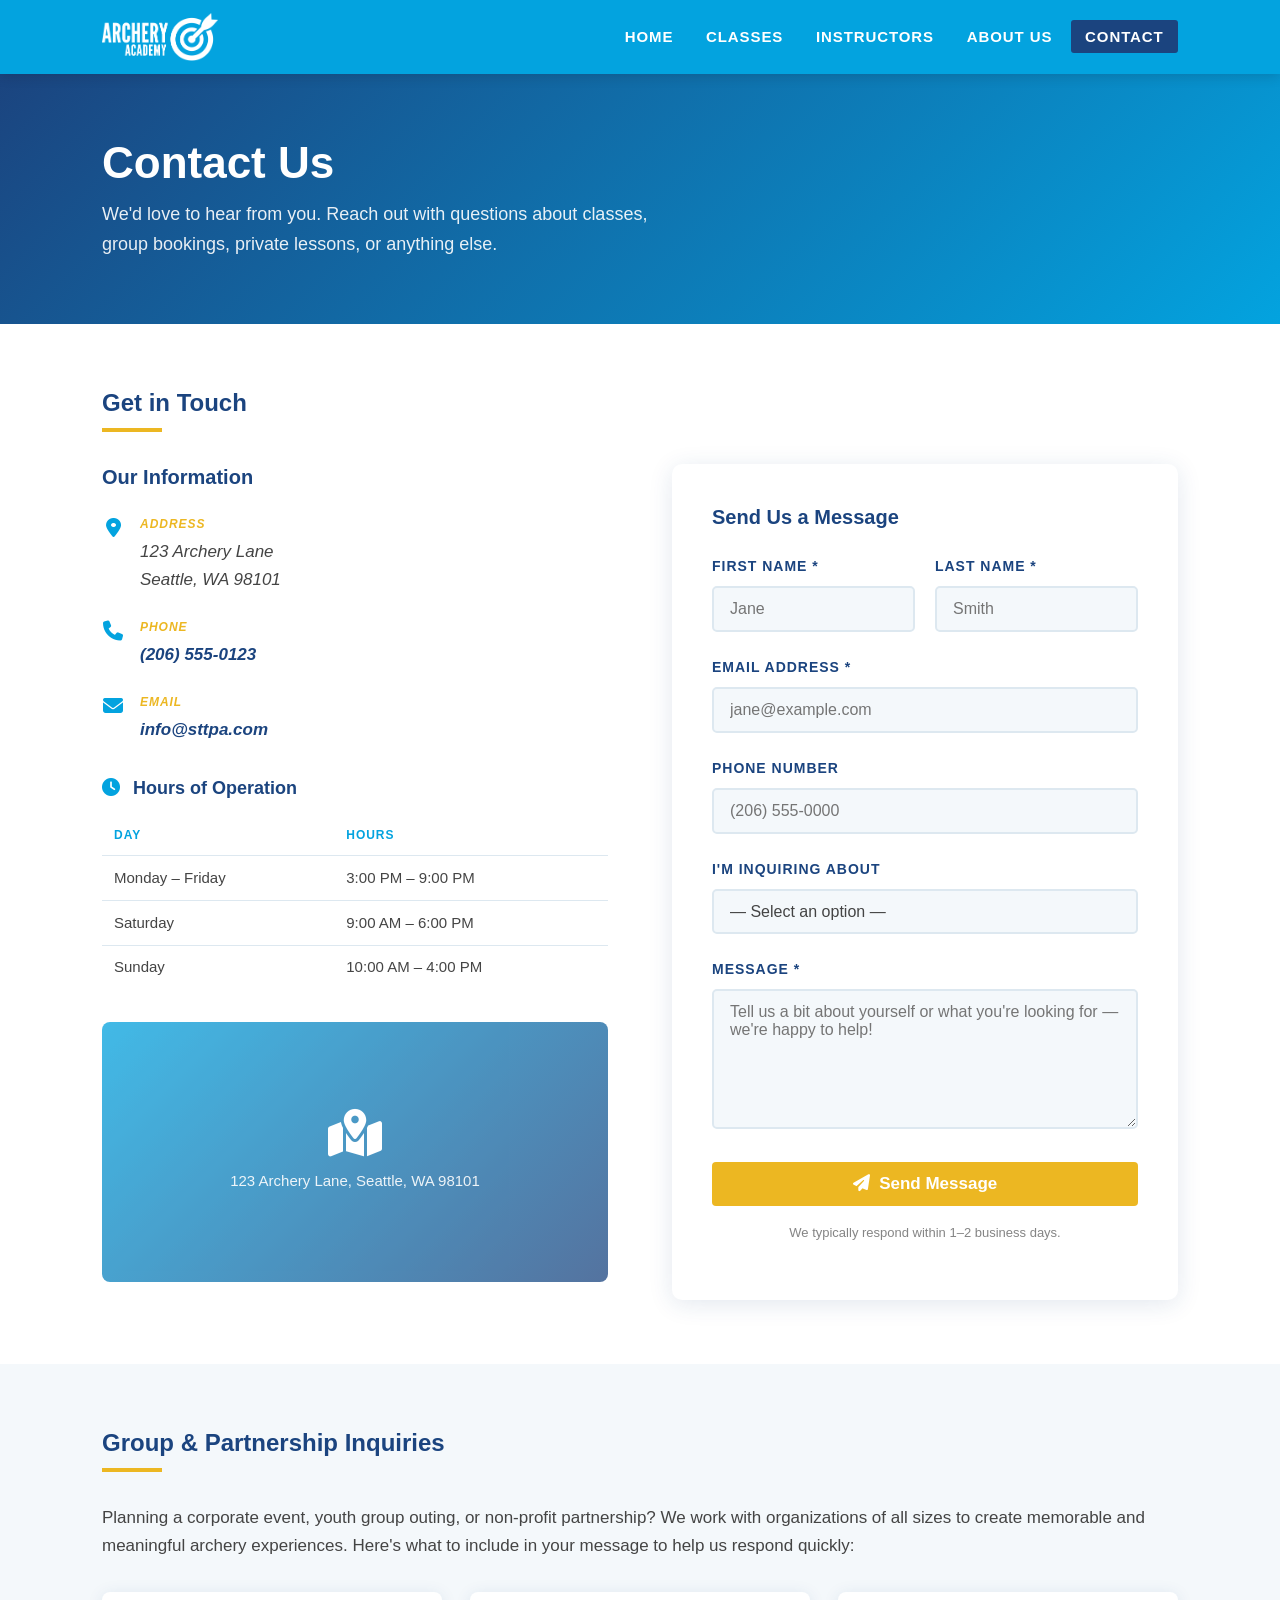
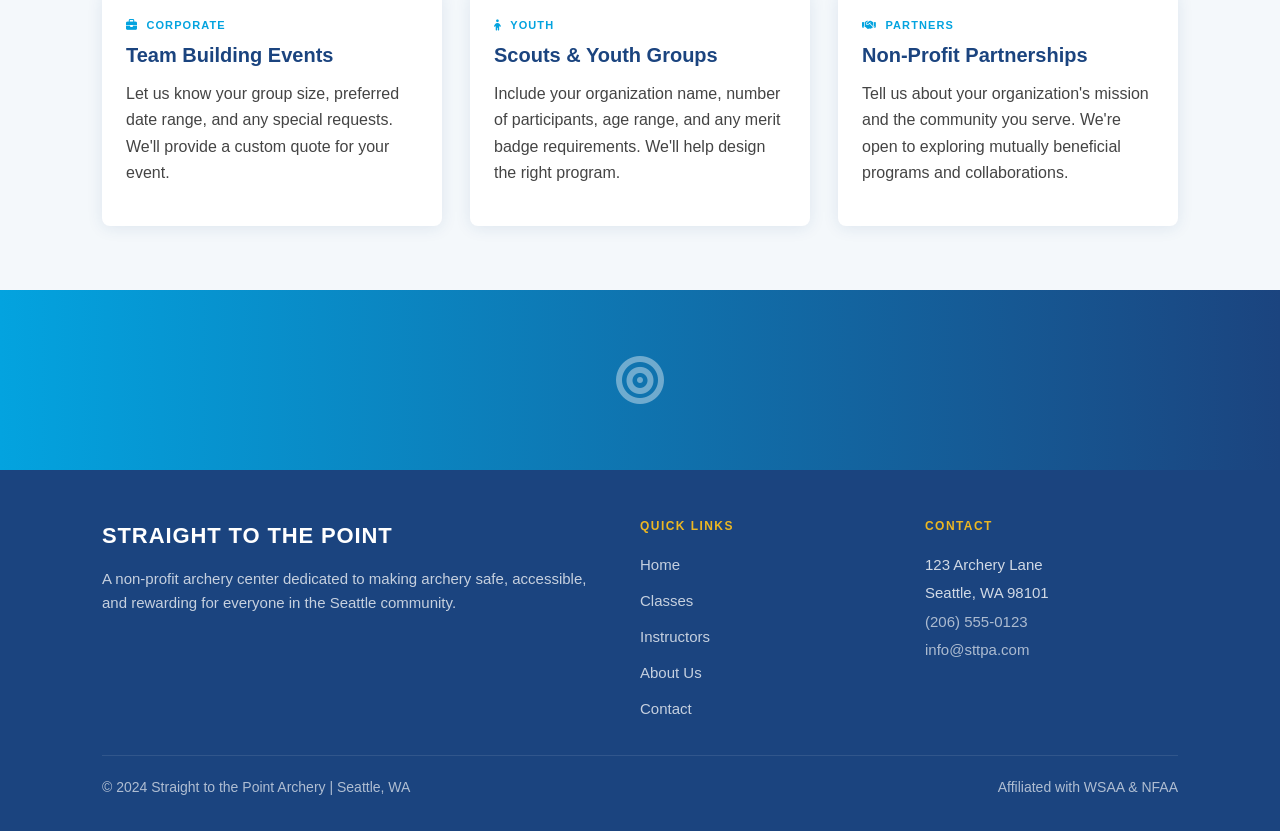
<file: contact.html>
<!DOCTYPE html>
<html lang="en">
<head>
  <meta charset="UTF-8" />
  <meta name="viewport" content="width=device-width, initial-scale=1.0" />
  <title>Contact | Straight to the Point Archery</title>
  <meta name="description" content="Contact Straight to the Point Archery in Seattle, WA. Find our address, phone, email, and hours. Reach out about classes, group bookings, or general inquiries." />
  <link rel="stylesheet" href="css/style.css" />
  <link rel="stylesheet" href="https://cdnjs.cloudflare.com/ajax/libs/font-awesome/6.5.0/css/all.min.css" />
  <style>
    /* Contact page extras */
    .contact-form-wrap {
      background: var(--white);
      border-radius: 10px;
      box-shadow: 0 4px 24px rgba(27,68,127,0.12);
      padding: 2.5rem;
    }

    .form-group {
      margin-bottom: 1.5rem;
    }

    .form-label {
      display: block;
      font-weight: bold;
      font-size: 14px;
      text-transform: uppercase;
      letter-spacing: 0.07em;
      color: var(--navy);
      margin-bottom: 0.5rem;
    }

    .form-control {
      width: 100%;
      padding: 0.75rem 1rem;
      font-family: var(--font);
      font-size: 16px;
      color: var(--dark);
      border: 2px solid var(--border);
      border-radius: 5px;
      background: var(--light-bg);
      transition: border-color var(--transition), box-shadow var(--transition);
      appearance: none;
    }

    .form-control:focus {
      outline: none;
      border-color: var(--primary);
      box-shadow: 0 0 0 3px rgba(3,163,223,0.18);
      background: var(--white);
    }

    textarea.form-control {
      min-height: 140px;
      resize: vertical;
    }

    select.form-control {
      cursor: pointer;
    }

    .form-row {
      display: grid;
      grid-template-columns: 1fr 1fr;
      gap: 1.25rem;
    }

    .hours-table {
      width: 100%;
      border-collapse: collapse;
      margin-top: 1rem;
      font-size: 15px;
    }

    .hours-table th,
    .hours-table td {
      padding: 0.6rem 0.75rem;
      text-align: left;
      border-bottom: 1px solid var(--border);
    }

    .hours-table th {
      font-size: 12px;
      text-transform: uppercase;
      letter-spacing: 0.08em;
      color: var(--primary);
      font-weight: bold;
    }

    .hours-table tr:last-child td {
      border-bottom: none;
    }

    .map-placeholder {
      width: 100%;
      height: 260px;
      background: linear-gradient(135deg, var(--primary), var(--navy));
      border-radius: 8px;
      display: flex;
      flex-direction: column;
      align-items: center;
      justify-content: center;
      color: var(--white);
      font-size: 48px;
      gap: 0.75rem;
      margin-top: 2rem;
      opacity: 0.75;
    }

    .map-placeholder p {
      font-size: 15px;
      margin: 0;
      opacity: 0.9;
    }

    @media (max-width: 680px) {
      .form-row {
        grid-template-columns: 1fr;
      }
    }
  </style>
</head>
<body>

  <a class="skip-link" href="#main-content">Skip to main content</a>

  <!-- ── HEADER ───────────────────────────────────────────── -->
  <header class="site-header">
    <div class="container">
      <a class="site-logo" href="index.html" aria-label="Straight to the Point Archery — Home">
        <img src="imgs/archeryAcademy-logo-white.png" alt="Archery Academy logo" class="site-logo-img" />
      </a>

      <button class="nav-toggle" aria-label="Toggle navigation" aria-expanded="false" aria-controls="main-nav">
        <span></span><span></span><span></span>
      </button>

      <nav class="main-nav" id="main-nav" aria-label="Main navigation">
        <ul class="nav-list">
          <li><a href="index.html">Home</a></li>
          <li><a href="classes.html">Classes</a></li>
          <li><a href="instructors.html">Instructors</a></li>
          <li><a href="about.html">About Us</a></li>
          <li><a href="contact.html" class="active">Contact</a></li>
        </ul>
      </nav>
    </div>
  </header>

  <!-- ── MAIN CONTENT ─────────────────────────────────────── -->
  <main id="main-content">

    <!-- Page Hero -->
    <section class="page-hero" aria-labelledby="page-title">
      <div class="container">
        <h1 id="page-title">Contact Us</h1>
        <p>We'd love to hear from you. Reach out with questions about classes, group bookings, private lessons, or anything else.</p>
      </div>
    </section>

    <!-- Contact Main -->
    <section class="section" aria-labelledby="contact-main-title">
      <div class="container">
        <h2 class="section-title" id="contact-main-title">Get in Touch</h2>

        <div class="contact-grid">

          <!-- Contact Info -->
          <aside aria-labelledby="contact-info-title">
            <h3 id="contact-info-title" style="color:var(--navy); margin-bottom:1.5rem; font-size:20px;">Our Information</h3>

            <address>
              <div class="contact-item">
                <i class="fa-solid fa-location-dot" aria-hidden="true"></i>
                <div>
                  <div class="contact-item-label">Address</div>
                  <div class="contact-item-value">
                    123 Archery Lane<br>
                    Seattle, WA 98101
                  </div>
                </div>
              </div>

              <div class="contact-item">
                <i class="fa-solid fa-phone" aria-hidden="true"></i>
                <div>
                  <div class="contact-item-label">Phone</div>
                  <div class="contact-item-value">
                    <a href="tel:+12065550123">(206) 555-0123</a>
                  </div>
                </div>
              </div>

              <div class="contact-item">
                <i class="fa-solid fa-envelope" aria-hidden="true"></i>
                <div>
                  <div class="contact-item-label">Email</div>
                  <div class="contact-item-value">
                    <a href="mailto:info@straighttothepointarchery.com">info@sttpa.com</a>
                  </div>
                </div>
              </div>
            </address>

            <!-- Hours -->
            <h3 style="color:var(--navy); margin:2rem 0 0.5rem; font-size:18px;">
              <i class="fa-solid fa-clock" aria-hidden="true" style="color:var(--primary); margin-right:0.5rem;"></i>
              Hours of Operation
            </h3>

            <table class="hours-table" aria-label="Hours of operation">
              <thead>
                <tr>
                  <th scope="col">Day</th>
                  <th scope="col">Hours</th>
                </tr>
              </thead>
              <tbody>
                <tr>
                  <td>Monday – Friday</td>
                  <td>3:00 PM – 9:00 PM</td>
                </tr>
                <tr>
                  <td>Saturday</td>
                  <td>9:00 AM – 6:00 PM</td>
                </tr>
                <tr>
                  <td>Sunday</td>
                  <td>10:00 AM – 4:00 PM</td>
                </tr>
              </tbody>
            </table>

            <!-- Map placeholder -->
            <div class="map-placeholder" aria-label="Map of our location at 123 Archery Lane, Seattle WA 98101">
              <i class="fa-solid fa-map-location-dot" aria-hidden="true"></i>
              <p>123 Archery Lane, Seattle, WA 98101</p>
            </div>

          </aside>

          <!-- Contact Form -->
          <div>
            <div class="contact-form-wrap">
              <h3 style="color:var(--navy); margin-bottom:1.5rem; font-size:20px;">Send Us a Message</h3>

              <form action="#" method="post" novalidate aria-label="Contact form">
                <div class="form-row">
                  <div class="form-group">
                    <label class="form-label" for="first-name">First Name <span aria-hidden="true">*</span></label>
                    <input
                      class="form-control"
                      type="text"
                      id="first-name"
                      name="first_name"
                      autocomplete="given-name"
                      required
                      aria-required="true"
                      placeholder="Jane"
                    />
                  </div>
                  <div class="form-group">
                    <label class="form-label" for="last-name">Last Name <span aria-hidden="true">*</span></label>
                    <input
                      class="form-control"
                      type="text"
                      id="last-name"
                      name="last_name"
                      autocomplete="family-name"
                      required
                      aria-required="true"
                      placeholder="Smith"
                    />
                  </div>
                </div>

                <div class="form-group">
                  <label class="form-label" for="email">Email Address <span aria-hidden="true">*</span></label>
                  <input
                    class="form-control"
                    type="email"
                    id="email"
                    name="email"
                    autocomplete="email"
                    required
                    aria-required="true"
                    placeholder="jane@example.com"
                  />
                </div>

                <div class="form-group">
                  <label class="form-label" for="phone">Phone Number</label>
                  <input
                    class="form-control"
                    type="tel"
                    id="phone"
                    name="phone"
                    autocomplete="tel"
                    placeholder="(206) 555-0000"
                  />
                </div>

                <div class="form-group">
                  <label class="form-label" for="inquiry-type">I'm Inquiring About</label>
                  <select class="form-control" id="inquiry-type" name="inquiry_type">
                    <option value="">— Select an option —</option>
                    <option value="beginner-class">Beginner Class (A101)</option>
                    <option value="youth-class">Youth Archery Program</option>
                    <option value="intermediate-class">Intermediate Class (A102)</option>
                    <option value="advanced-class">Advanced / Competitive (A103)</option>
                    <option value="private-lesson">Private Lessons</option>
                    <option value="group-event">Group / Corporate Event</option>
                    <option value="scouts">Scouts / Youth Group</option>
                    <option value="partnership">Non-Profit Partnership</option>
                    <option value="general">General Question</option>
                  </select>
                </div>

                <div class="form-group">
                  <label class="form-label" for="message">Message <span aria-hidden="true">*</span></label>
                  <textarea
                    class="form-control"
                    id="message"
                    name="message"
                    required
                    aria-required="true"
                    placeholder="Tell us a bit about yourself or what you're looking for — we're happy to help!"
                  ></textarea>
                </div>

                <button type="submit" class="btn btn--gold" style="width:100%;">
                  <i class="fa-solid fa-paper-plane" aria-hidden="true"></i>&nbsp; Send Message
                </button>

                <p style="font-size:13px; color:var(--dark); opacity:0.65; margin-top:1rem; text-align:center;">
                  We typically respond within 1–2 business days.
                </p>
              </form>
            </div>
          </div>

        </div>
      </div>
    </section>

    <!-- Group / Community inquiries -->
    <section class="section section--light" aria-labelledby="group-contact-title">
      <div class="container">
        <h2 class="section-title" id="group-contact-title">Group &amp; Partnership Inquiries</h2>
        <p>Planning a corporate event, youth group outing, or non-profit partnership? We work with organizations of all sizes to create memorable and meaningful archery experiences. Here's what to include in your message to help us respond quickly:</p>

        <div class="card-grid" style="margin-top:2rem;">
          <article class="card">
            <div class="card__body">
              <p class="card__tag"><i class="fa-solid fa-briefcase" aria-hidden="true"></i> &nbsp;Corporate</p>
              <h3 class="card__title">Team Building Events</h3>
              <p class="card__text">Let us know your group size, preferred date range, and any special requests. We'll provide a custom quote for your event.</p>
            </div>
          </article>

          <article class="card">
            <div class="card__body">
              <p class="card__tag"><i class="fa-solid fa-child" aria-hidden="true"></i> &nbsp;Youth</p>
              <h3 class="card__title">Scouts &amp; Youth Groups</h3>
              <p class="card__text">Include your organization name, number of participants, age range, and any merit badge requirements. We'll help design the right program.</p>
            </div>
          </article>

          <article class="card">
            <div class="card__body">
              <p class="card__tag"><i class="fa-solid fa-handshake" aria-hidden="true"></i> &nbsp;Partners</p>
              <h3 class="card__title">Non-Profit Partnerships</h3>
              <p class="card__text">Tell us about your organization's mission and the community you serve. We're open to exploring mutually beneficial programs and collaborations.</p>
            </div>
          </article>
        </div>
      </div>
    </section>

  </main>

  <!-- ── FOOTER ───────────────────────────────────────────── -->
  <footer class="site-footer">
    <div class="footer-image-bar" aria-hidden="true">
      <div class="footer-image-bar-placeholder">
        <i class="fa-solid fa-bullseye"></i>
      </div>
    </div>
    <div class="footer-main">
      <div class="container">
        <div class="footer-grid">
          <div>
            <div class="footer-logo-text">Straight to the Point</div>
            <p class="footer-tagline">A non-profit archery center dedicated to making archery safe, accessible, and rewarding for everyone in the Seattle community.</p>
          </div>
          <nav aria-label="Footer navigation">
            <h3 class="footer-heading">Quick Links</h3>
            <ul class="footer-links">
              <li><a href="index.html">Home</a></li>
              <li><a href="classes.html">Classes</a></li>
              <li><a href="instructors.html">Instructors</a></li>
              <li><a href="about.html">About Us</a></li>
              <li><a href="contact.html">Contact</a></li>
            </ul>
          </nav>
          <div>
            <h3 class="footer-heading">Contact</h3>
            <address style="font-style:normal; font-size:15px; opacity:0.8; line-height:1.9;">
              123 Archery Lane<br>Seattle, WA 98101<br>
              <a href="tel:+12065550123" style="color:rgba(255,255,255,0.8);">(206) 555-0123</a><br>
              <a href="mailto:info@sttpa.com" style="color:rgba(255,255,255,0.8);">info@sttpa.com</a>
            </address>
          </div>
        </div>
        <div class="footer-bottom">
          <span>&copy; 2024 Straight to the Point Archery | Seattle, WA</span>
          <span>Affiliated with WSAA &amp; NFAA</span>
        </div>
      </div>
    </div>
  </footer>

  <script>
    const toggle = document.querySelector('.nav-toggle');
    const nav = document.querySelector('.main-nav');
    toggle.addEventListener('click', () => {
      const open = nav.classList.toggle('open');
      toggle.setAttribute('aria-expanded', open);
    });
  </script>

</body>
</html>
</file>
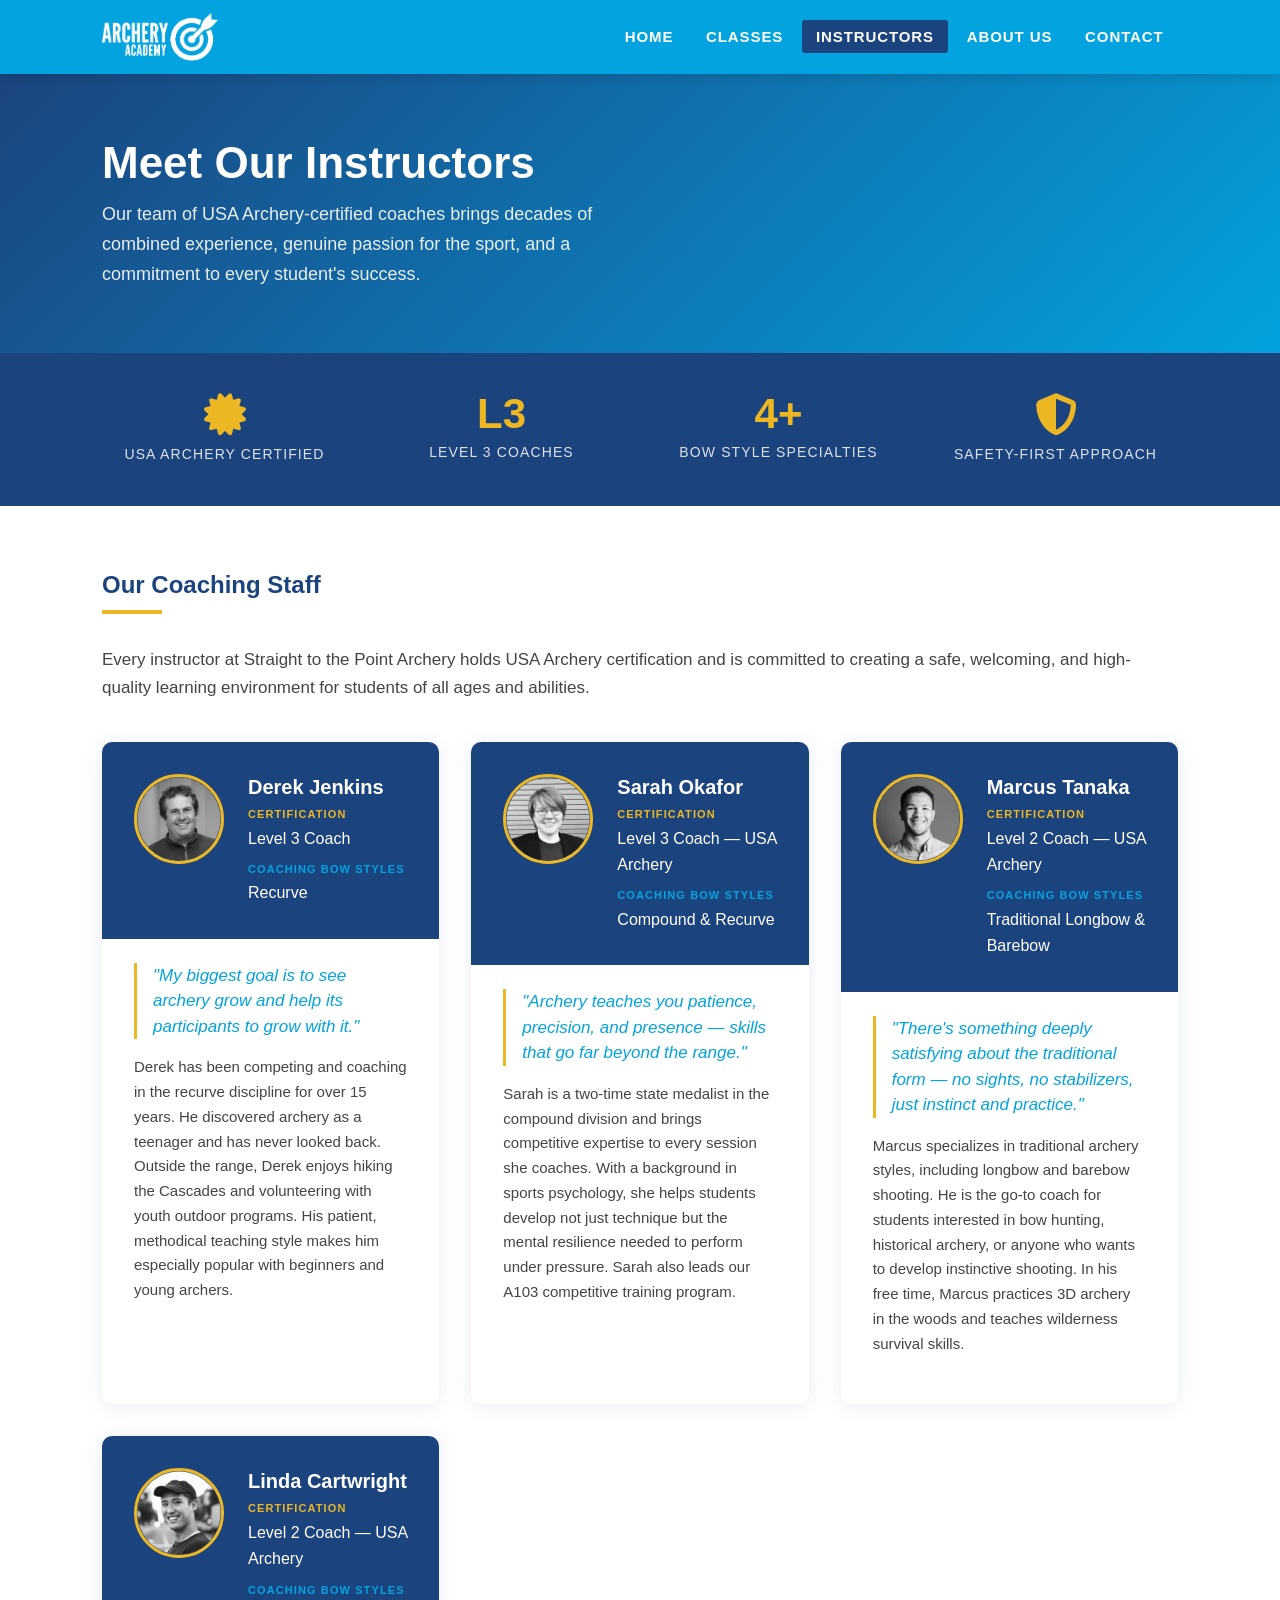
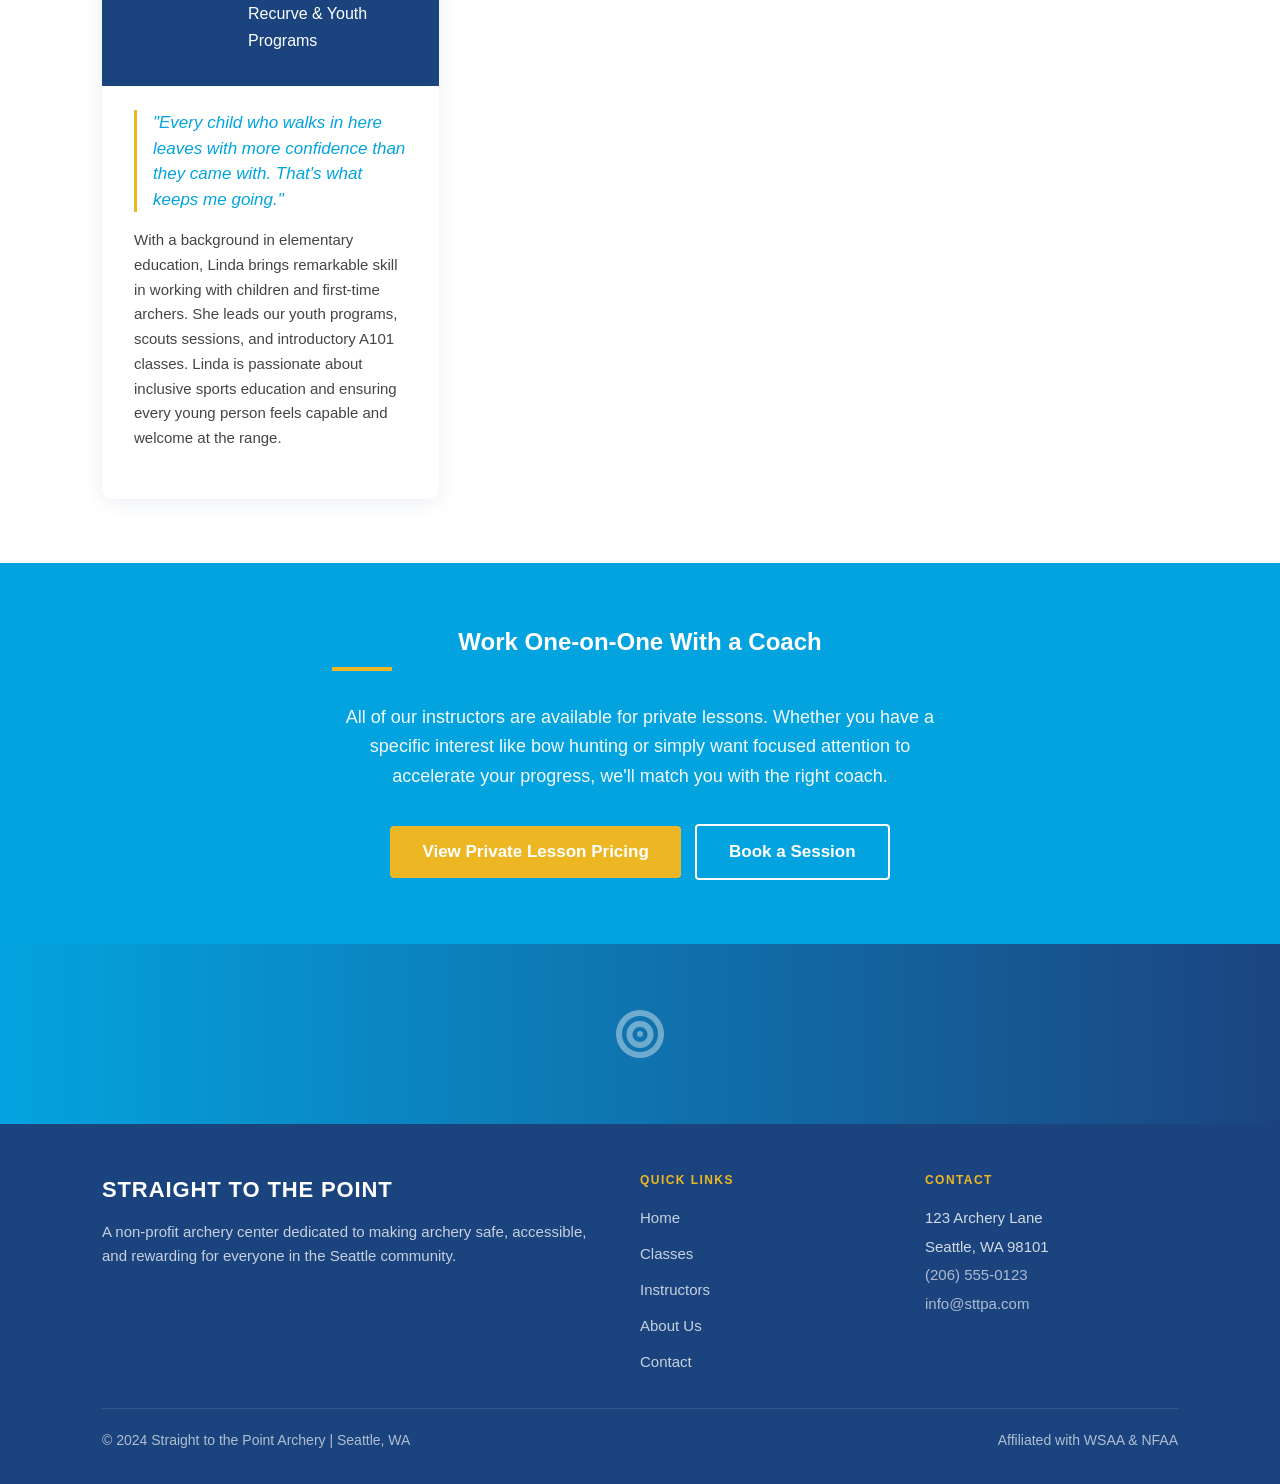
<file: instructors.html>
<!DOCTYPE html>
<html lang="en">
<head>
  <meta charset="UTF-8" />
  <meta name="viewport" content="width=device-width, initial-scale=1.0" />
  <title>Instructors | Straight to the Point Archery</title>
  <meta name="description" content="Meet the USA Archery-certified instructors at Straight to the Point Archery in Seattle, WA. Learn about their certifications, specialties, and coaching philosophy." />
  <link rel="stylesheet" href="css/style.css" />
  <link rel="stylesheet" href="https://cdnjs.cloudflare.com/ajax/libs/font-awesome/6.5.0/css/all.min.css" />
</head>
<body>

  <a class="skip-link" href="#main-content">Skip to main content</a>

  <!-- ── HEADER ───────────────────────────────────────────── -->
  <header class="site-header">
    <div class="container">
      <a class="site-logo" href="index.html" aria-label="Straight to the Point Archery — Home">
        <img src="imgs/archeryAcademy-logo-white.png" alt="Archery Academy logo" class="site-logo-img" />
      </a>

      <button class="nav-toggle" aria-label="Toggle navigation" aria-expanded="false" aria-controls="main-nav">
        <span></span><span></span><span></span>
      </button>

      <nav class="main-nav" id="main-nav" aria-label="Main navigation">
        <ul class="nav-list">
          <li><a href="index.html">Home</a></li>
          <li><a href="classes.html">Classes</a></li>
          <li><a href="instructors.html" class="active">Instructors</a></li>
          <li><a href="about.html">About Us</a></li>
          <li><a href="contact.html">Contact</a></li>
        </ul>
      </nav>
    </div>
  </header>

  <!-- ── MAIN CONTENT ─────────────────────────────────────── -->
  <main id="main-content">

    <!-- Page Hero -->
    <section class="page-hero" aria-labelledby="page-title">
      <div class="container">
        <h1 id="page-title">Meet Our Instructors</h1>
        <p>Our team of USA Archery-certified coaches brings decades of combined experience, genuine passion for the sport, and a commitment to every student's success.</p>
      </div>
    </section>

    <!-- Trust Banner -->
    <aside class="stats-bar" aria-label="Instructor credentials">
      <div class="container">
        <div class="stats-grid">
          <div>
            <div class="stat-number"><i class="fa-solid fa-certificate" aria-hidden="true"></i></div>
            <div class="stat-label">USA Archery Certified</div>
          </div>
          <div>
            <div class="stat-number">L3</div>
            <div class="stat-label">Level 3 Coaches</div>
          </div>
          <div>
            <div class="stat-number">4+</div>
            <div class="stat-label">Bow Style Specialties</div>
          </div>
          <div>
            <div class="stat-number"><i class="fa-solid fa-shield-halved" aria-hidden="true"></i></div>
            <div class="stat-label">Safety-First Approach</div>
          </div>
        </div>
      </div>
    </aside>

    <!-- Instructors Section -->
    <section class="section" aria-labelledby="instructors-title">
      <div class="container">
        <h2 class="section-title" id="instructors-title">Our Coaching Staff</h2>
        <p>Every instructor at Straight to the Point Archery holds USA Archery certification and is committed to creating a safe, welcoming, and high-quality learning environment for students of all ages and abilities.</p>

        <div class="instructor-grid" style="margin-top:2.5rem;">

          <!-- Instructor 1 -->
          <article class="instructor-card" aria-labelledby="derek-name">
            <div class="instructor-card__header">
              <img src="imgs/instructor-bio-image1.png" alt="Photo of Derek Jenkins" class="instructor-card__photo" />
              <div>
                <h3 class="instructor-card__name" id="derek-name">Derek Jenkins</h3>
                <div class="instructor-card__cert-label">Certification</div>
                <div class="instructor-card__cert">Level 3 Coach</div>
                <div class="instructor-card__bow-label">Coaching Bow Styles</div>
                <div class="instructor-card__bow">Recurve</div>
              </div>
            </div>
            <div class="instructor-card__body">
              <blockquote class="instructor-card__quote">
                "My biggest goal is to see archery grow and help its participants to grow with it."
              </blockquote>
              <p class="instructor-card__bio">
                Derek has been competing and coaching in the recurve discipline for over 15 years. He discovered archery as a teenager and has never looked back. Outside the range, Derek enjoys hiking the Cascades and volunteering with youth outdoor programs. His patient, methodical teaching style makes him especially popular with beginners and young archers.
              </p>
            </div>
          </article>

          <!-- Instructor 2 -->
          <article class="instructor-card" aria-labelledby="sarah-name">
            <div class="instructor-card__header">
              <img src="imgs/instructor-bio-image2.png" alt="Photo of Sarah Okafor" class="instructor-card__photo" />
              <div>
                <h3 class="instructor-card__name" id="sarah-name">Sarah Okafor</h3>
                <div class="instructor-card__cert-label">Certification</div>
                <div class="instructor-card__cert">Level 3 Coach — USA Archery</div>
                <div class="instructor-card__bow-label">Coaching Bow Styles</div>
                <div class="instructor-card__bow">Compound &amp; Recurve</div>
              </div>
            </div>
            <div class="instructor-card__body">
              <blockquote class="instructor-card__quote">
                "Archery teaches you patience, precision, and presence — skills that go far beyond the range."
              </blockquote>
              <p class="instructor-card__bio">
                Sarah is a two-time state medalist in the compound division and brings competitive expertise to every session she coaches. With a background in sports psychology, she helps students develop not just technique but the mental resilience needed to perform under pressure. Sarah also leads our A103 competitive training program.
              </p>
            </div>
          </article>

          <!-- Instructor 3 -->
          <article class="instructor-card" aria-labelledby="marcus-name">
            <div class="instructor-card__header">
              <img src="imgs/instructor-bio-image3.png" alt="Photo of Marcus Tanaka" class="instructor-card__photo" />
              <div>
                <h3 class="instructor-card__name" id="marcus-name">Marcus Tanaka</h3>
                <div class="instructor-card__cert-label">Certification</div>
                <div class="instructor-card__cert">Level 2 Coach — USA Archery</div>
                <div class="instructor-card__bow-label">Coaching Bow Styles</div>
                <div class="instructor-card__bow">Traditional Longbow &amp; Barebow</div>
              </div>
            </div>
            <div class="instructor-card__body">
              <blockquote class="instructor-card__quote">
                "There's something deeply satisfying about the traditional form — no sights, no stabilizers, just instinct and practice."
              </blockquote>
              <p class="instructor-card__bio">
                Marcus specializes in traditional archery styles, including longbow and barebow shooting. He is the go-to coach for students interested in bow hunting, historical archery, or anyone who wants to develop instinctive shooting. In his free time, Marcus practices 3D archery in the woods and teaches wilderness survival skills.
              </p>
            </div>
          </article>

          <!-- Instructor 4 -->
          <article class="instructor-card" aria-labelledby="linda-name">
            <div class="instructor-card__header">
              <img src="imgs/instructor-bio-image4.png" alt="Photo of Linda Cartwright" class="instructor-card__photo" />
              <div>
                <h3 class="instructor-card__name" id="linda-name">Linda Cartwright</h3>
                <div class="instructor-card__cert-label">Certification</div>
                <div class="instructor-card__cert">Level 2 Coach — USA Archery</div>
                <div class="instructor-card__bow-label">Coaching Bow Styles</div>
                <div class="instructor-card__bow">Recurve &amp; Youth Programs</div>
              </div>
            </div>
            <div class="instructor-card__body">
              <blockquote class="instructor-card__quote">
                "Every child who walks in here leaves with more confidence than they came with. That's what keeps me going."
              </blockquote>
              <p class="instructor-card__bio">
                With a background in elementary education, Linda brings remarkable skill in working with children and first-time archers. She leads our youth programs, scouts sessions, and introductory A101 classes. Linda is passionate about inclusive sports education and ensuring every young person feels capable and welcome at the range.
              </p>
            </div>
          </article>

        </div>
      </div>
    </section>

    <!-- Private Lesson CTA -->
    <section class="section section--primary" aria-labelledby="private-cta-title">
      <div class="container" style="text-align:center; max-width:680px;">
        <h2 class="section-title" id="private-cta-title" style="display:block; text-align:center;">Work One-on-One With a Coach</h2>
        <p style="font-size:18px; opacity:0.95; margin-bottom:2rem;">All of our instructors are available for private lessons. Whether you have a specific interest like bow hunting or simply want focused attention to accelerate your progress, we'll match you with the right coach.</p>
        <a href="classes.html#private" class="btn btn--gold">View Private Lesson Pricing</a>
        &nbsp;
        <a href="contact.html" class="btn btn--outline">Book a Session</a>
      </div>
    </section>

  </main>

  <!-- ── FOOTER ───────────────────────────────────────────── -->
  <footer class="site-footer">
    <div class="footer-image-bar" aria-hidden="true">
      <div class="footer-image-bar-placeholder">
        <i class="fa-solid fa-bullseye"></i>
      </div>
    </div>
    <div class="footer-main">
      <div class="container">
        <div class="footer-grid">
          <div>
            <div class="footer-logo-text">Straight to the Point</div>
            <p class="footer-tagline">A non-profit archery center dedicated to making archery safe, accessible, and rewarding for everyone in the Seattle community.</p>
          </div>
          <nav aria-label="Footer navigation">
            <h3 class="footer-heading">Quick Links</h3>
            <ul class="footer-links">
              <li><a href="index.html">Home</a></li>
              <li><a href="classes.html">Classes</a></li>
              <li><a href="instructors.html">Instructors</a></li>
              <li><a href="about.html">About Us</a></li>
              <li><a href="contact.html">Contact</a></li>
            </ul>
          </nav>
          <div>
            <h3 class="footer-heading">Contact</h3>
            <address style="font-style:normal; font-size:15px; opacity:0.8; line-height:1.9;">
              123 Archery Lane<br>Seattle, WA 98101<br>
              <a href="tel:+12065550123" style="color:rgba(255,255,255,0.8);">(206) 555-0123</a><br>
              <a href="mailto:info@sttpa.com" style="color:rgba(255,255,255,0.8);">info@sttpa.com</a>
            </address>
          </div>
        </div>
        <div class="footer-bottom">
          <span>&copy; 2024 Straight to the Point Archery | Seattle, WA</span>
          <span>Affiliated with WSAA &amp; NFAA</span>
        </div>
      </div>
    </div>
  </footer>

  <script>
    const toggle = document.querySelector('.nav-toggle');
    const nav = document.querySelector('.main-nav');
    toggle.addEventListener('click', () => {
      const open = nav.classList.toggle('open');
      toggle.setAttribute('aria-expanded', open);
    });
  </script>

</body>
</html>
</file>
<file: css/style.css>
/* ============================================================
   Straight to the Point Archery — styles.css
   Style Guide: Primary #03a3df | Dark Navy #1b447f | Gold #ecb722 | Dark #444444
   Typography: Arial Bold / Regular (per brand guide)
   ============================================================ */

/* ── CSS Custom Properties ─────────────────────────────────── */
:root {
  --primary:      #03a3df;
  --navy:         #1b447f;
  --gold:         #ecb722;
  --dark:         #444444;
  --white:        #ffffff;
  --light-bg:     #f4f8fb;
  --border:       #dde8f0;

  /* Typography */
  --font:         Arial, Helvetica, sans-serif;

  /* Spacing */
  --space-xs:     0.5rem;
  --space-sm:     1rem;
  --space-md:     2rem;
  --space-lg:     4rem;
  --space-xl:     6rem;

  /* Transitions */
  --transition:   0.25s ease;
}

/* ── Reset & Base ───────────────────────────────────────────── */
*, *::before, *::after {
  box-sizing: border-box;
  margin: 0;
  padding: 0;
}

html {
  scroll-behavior: smooth;
}

body {
  font-family: var(--font);
  font-size: 17px;
  line-height: 1.65;
  color: var(--dark);
  background-color: var(--white);
}

img {
  max-width: 100%;
  height: auto;
  display: block;
}

a {
  color: var(--primary);
  text-decoration: none;
  transition: color var(--transition);
}

a:hover {
  color: var(--navy);
}

ul {
  list-style: none;
}

/* ── Skip Link (Accessibility) ──────────────────────────────── */
.skip-link {
  position: absolute;
  top: -100%;
  left: 1rem;
  background: var(--navy);
  color: var(--white);
  padding: 0.6rem 1.2rem;
  border-radius: 0 0 6px 6px;
  font-weight: bold;
  font-size: 0.95rem;
  z-index: 9999;
  transition: top var(--transition);
}

.skip-link:focus {
  top: 0;
  outline: 3px solid var(--gold);
  outline-offset: 2px;
}

/* ── Typography ─────────────────────────────────────────────── */
h1 { font-size: 40px; font-weight: bold; line-height: 1.15; }
h2 { font-size: 24px; font-weight: bold; line-height: 1.25; }
h3 { font-size: 17px; font-weight: bold; line-height: 1.35; }

p { margin-bottom: var(--space-sm); }

/* Callout / Quote style */
.callout {
  font-size: 30px;
  font-weight: 400;
  color: var(--primary);
  font-style: normal;
  line-height: 1.4;
  margin: var(--space-md) 0 var(--space-xs);
}

.callout-speaker {
  font-size: 14px;
  font-weight: bold;
  text-transform: uppercase;
  letter-spacing: 0.08em;
  color: var(--dark);
}

/* ── Layout Helpers ─────────────────────────────────────────── */
.container {
  max-width: 1140px;
  margin: 0 auto;
  padding: 0 var(--space-md);
}

.section {
  padding: var(--space-lg) 0;
}

.section--light {
  background-color: var(--light-bg);
}

.section--navy {
  background-color: var(--navy);
  color: var(--white);
}

.section--primary {
  background-color: var(--primary);
  color: var(--white);
}

.section-title {
  color: var(--navy);
  margin-bottom: var(--space-md);
  position: relative;
  display: inline-block;
}

.section-title::after {
  content: '';
  display: block;
  width: 60px;
  height: 4px;
  background: var(--gold);
  margin-top: 10px;
}

.section--navy .section-title,
.section--primary .section-title {
  color: var(--white);
}

.section--navy .section-title::after,
.section--primary .section-title::after {
  background: var(--gold);
}

/* ── Buttons ────────────────────────────────────────────────── */
.btn {
  display: inline-block;
  padding: 0.75rem 2rem;
  border-radius: 4px;
  font-family: var(--font);
  font-size: 17px;
  font-weight: bold;
  cursor: pointer;
  border: none;
  text-align: center;
  transition: background-color var(--transition), transform var(--transition), box-shadow var(--transition);
}

.btn--gold {
  background-color: var(--gold);
  color: var(--white);
}

.btn--gold:hover {
  background-color: #d4a41e;
  color: var(--white);
  transform: translateY(-2px);
  box-shadow: 0 6px 20px rgba(236,183,34,0.35);
}

.btn--primary {
  background-color: var(--primary);
  color: var(--white);
}

.btn--primary:hover {
  background-color: #0290c8;
  color: var(--white);
  transform: translateY(-2px);
  box-shadow: 0 6px 20px rgba(3,163,223,0.35);
}

.btn--outline {
  background-color: transparent;
  color: var(--white);
  border: 2px solid var(--white);
}

.btn--outline:hover {
  background-color: var(--white);
  color: var(--navy);
}

/* ── Focus States ───────────────────────────────────────────── */
a:focus-visible,
button:focus-visible,
.btn:focus-visible {
  outline: 3px solid var(--gold);
  outline-offset: 3px;
  border-radius: 3px;
}

/* ── Header ─────────────────────────────────────────────────── */
.site-header {
  background-color: var(--primary);
  position: sticky;
  top: 0;
  z-index: 100;
  box-shadow: 0 2px 12px rgba(0,0,0,0.15);
}

.site-header .container {
  display: flex;
  align-items: center;
  justify-content: space-between;
  padding-top: 0.8rem;
  padding-bottom: 0.8rem;
}

.site-logo {
  display: flex;
  align-items: center;
  gap: 0.75rem;
  text-decoration: none;
}

.site-logo-img {
  height: 48px;
  width: auto;
}

.footer-logo-img {
  height: 44px;
  width: auto;
  margin-bottom: 1rem;
}

/* ── Navigation ─────────────────────────────────────────────── */
.main-nav {
  display: flex;
  align-items: center;
}

.nav-list {
  display: flex;
  gap: 0.25rem;
  align-items: center;
}

.nav-list a {
  color: var(--white);
  font-size: 15px;
  font-weight: bold;
  text-transform: uppercase;
  letter-spacing: 0.06em;
  padding: 0.5rem 0.9rem;
  border-radius: 3px;
  transition: background-color var(--transition), color var(--transition);
}

.nav-list a:hover,
.nav-list a.active {
  background-color: var(--navy);
  color: var(--white);
}

/* Hamburger (mobile) */
.nav-toggle {
  display: none;
  background: none;
  border: none;
  cursor: pointer;
  padding: 0.4rem;
  flex-direction: column;
  gap: 5px;
}

.nav-toggle span {
  display: block;
  width: 26px;
  height: 2px;
  background: var(--white);
  border-radius: 2px;
  transition: transform var(--transition), opacity var(--transition);
}

/* ── Hero Section ───────────────────────────────────────────── */
.hero {
  position: relative;
  background-color: var(--navy);
  min-height: 520px;
  display: flex;
  align-items: center;
  overflow: hidden;
}

.hero__bg {
  position: absolute;
  inset: 0;
  background-image: linear-gradient(135deg, var(--navy) 40%, var(--primary) 100%);
  opacity: 0.95;
  z-index: 0;
}

/* Decorative archer silhouette stripe */
.hero__accent {
  position: absolute;
  right: 0;
  top: 0;
  bottom: 0;
  width: 45%;
  background: linear-gradient(to right, transparent, rgba(3,163,223,0.25));
  z-index: 1;
}

.hero__content {
  position: relative;
  z-index: 2;
  color: var(--white);
  max-width: 640px;
  padding: var(--space-lg) 0;
  animation: fadeSlideUp 0.7s ease both;
}

.hero__eyebrow {
  font-size: 13px;
  text-transform: uppercase;
  letter-spacing: 0.18em;
  color: var(--gold);
  font-weight: bold;
  margin-bottom: 1rem;
}

.hero__title {
  font-size: clamp(32px, 5vw, 52px);
  font-weight: bold;
  line-height: 1.1;
  margin-bottom: 1.25rem;
}

.hero__title em {
  color: var(--gold);
  font-style: normal;
}

.hero__subtitle {
  font-size: 18px;
  line-height: 1.6;
  opacity: 0.9;
  margin-bottom: 2rem;
  max-width: 520px;
}

.hero__cta {
  display: flex;
  gap: 1rem;
  flex-wrap: wrap;
}

/* ── Cards ──────────────────────────────────────────────────── */
.card-grid {
  display: grid;
  grid-template-columns: repeat(auto-fit, minmax(280px, 1fr));
  gap: 1.75rem;
  margin-top: var(--space-md);
}

.card {
  background: var(--white);
  border-radius: 8px;
  box-shadow: 0 2px 16px rgba(27,68,127,0.1);
  overflow: hidden;
  transition: transform var(--transition), box-shadow var(--transition);
  display: flex;
  flex-direction: column;
}

.card:hover {
  transform: translateY(-5px);
  box-shadow: 0 8px 30px rgba(27,68,127,0.18);
}

.card__body {
  padding: 1.5rem;
  flex: 1;
  display: flex;
  flex-direction: column;
}

.card__tag {
  font-size: 11px;
  font-weight: bold;
  text-transform: uppercase;
  letter-spacing: 0.1em;
  color: var(--primary);
  margin-bottom: 0.5rem;
}

.card__title {
  font-size: 20px;
  font-weight: bold;
  color: var(--navy);
  margin-bottom: 0.75rem;
}

.card__text {
  font-size: 16px;
  color: var(--dark);
  flex: 1;
  margin-bottom: 1rem;
}

.card__meta {
  font-size: 14px;
  color: var(--dark);
  opacity: 0.75;
  padding-top: 1rem;
  border-top: 1px solid var(--border);
}

.card__meta strong {
  color: var(--navy);
}

/* ── Class Article (classes page) ───────────────────────────── */
.class-article {
  background: var(--white);
  border-left: 5px solid var(--primary);
  border-radius: 0 8px 8px 0;
  padding: 2rem 2rem 2rem 1.75rem;
  margin-bottom: 2rem;
  box-shadow: 0 2px 12px rgba(27,68,127,0.08);
  transition: border-color var(--transition);
}

.class-article:hover {
  border-color: var(--gold);
}

.class-article h3 {
  color: var(--navy);
  font-size: 22px;
  margin-bottom: 0.5rem;
}

.class-meta {
  display: flex;
  flex-wrap: wrap;
  gap: 1rem;
  margin: 1rem 0;
  padding: 1rem;
  background: var(--light-bg);
  border-radius: 6px;
  font-size: 15px;
}

.class-meta-item {
  display: flex;
  align-items: center;
  gap: 0.4rem;
}

.class-meta-item i {
  color: var(--primary);
  width: 16px;
}

.class-meta-label {
  font-weight: bold;
  color: var(--navy);
  font-size: 12px;
  text-transform: uppercase;
  letter-spacing: 0.06em;
}

/* ── Instructor Profile ──────────────────────────────────────── */
.instructor-grid {
  display: grid;
  grid-template-columns: repeat(auto-fit, minmax(300px, 1fr));
  gap: 2rem;
  margin-top: var(--space-md);
}

.instructor-card {
  background: var(--white);
  border-radius: 10px;
  box-shadow: 0 2px 20px rgba(27,68,127,0.1);
  overflow: hidden;
  transition: transform var(--transition), box-shadow var(--transition);
}

.instructor-card:hover {
  transform: translateY(-4px);
  box-shadow: 0 10px 32px rgba(27,68,127,0.18);
}

.instructor-card__header {
  background: var(--navy);
  padding: 2rem;
  display: flex;
  gap: 1.5rem;
  align-items: flex-start;
}

.instructor-card__photo {
  width: 90px;
  height: 90px;
  border-radius: 50%;
  object-fit: cover;
  border: 3px solid var(--gold);
  flex-shrink: 0;
}

.instructor-card__photo-placeholder {
  width: 90px;
  height: 90px;
  border-radius: 50%;
  background: var(--primary);
  display: flex;
  align-items: center;
  justify-content: center;
  font-size: 32px;
  color: var(--white);
  border: 3px solid var(--gold);
  flex-shrink: 0;
}

.instructor-card__name {
  color: var(--white);
  font-size: 20px;
  margin-bottom: 0.25rem;
}

.instructor-card__cert-label {
  font-size: 11px;
  text-transform: uppercase;
  letter-spacing: 0.1em;
  color: var(--gold);
  font-weight: bold;
  margin-bottom: 0.15rem;
}

.instructor-card__cert {
  color: var(--white);
  font-size: 16px;
  margin-bottom: 0.5rem;
}

.instructor-card__bow-label {
  font-size: 11px;
  text-transform: uppercase;
  letter-spacing: 0.1em;
  color: var(--primary);
  font-weight: bold;
  margin-bottom: 0.15rem;
}

.instructor-card__bow {
  color: var(--white);
  font-size: 16px;
}

.instructor-card__body {
  padding: 1.5rem 2rem 2rem;
}

.instructor-card__quote {
  font-size: 17px;
  color: var(--primary);
  line-height: 1.5;
  font-style: italic;
  border-left: 3px solid var(--gold);
  padding-left: 1rem;
  margin-bottom: 1rem;
}

.instructor-card__bio {
  font-size: 15px;
  color: var(--dark);
  line-height: 1.65;
}

/* ── Info Row (two-col split) ────────────────────────────────── */
.info-row {
  display: grid;
  grid-template-columns: 1fr 1fr;
  gap: var(--space-lg);
  align-items: center;
}

.info-row--reverse .info-row__img {
  order: 2;
}

.info-row__img img {
  border-radius: 8px;
  width: 100%;
  height: 320px;
  object-fit: cover;
}

.info-row__img-placeholder {
  border-radius: 8px;
  width: 100%;
  height: 320px;
  background: linear-gradient(135deg, var(--primary), var(--navy));
  display: flex;
  align-items: center;
  justify-content: center;
  color: var(--white);
  font-size: 60px;
  opacity: 0.6;
}

/* ── Contact ─────────────────────────────────────────────────── */
.contact-grid {
  display: grid;
  grid-template-columns: 1fr 1fr;
  gap: var(--space-lg);
}

.contact-info address {
  font-style: normal;
}

.contact-item {
  display: flex;
  gap: 1rem;
  align-items: flex-start;
  margin-bottom: 1.5rem;
}

.contact-item i {
  color: var(--primary);
  font-size: 20px;
  margin-top: 3px;
  width: 22px;
  text-align: center;
}

.contact-item-label {
  font-size: 12px;
  font-weight: bold;
  text-transform: uppercase;
  letter-spacing: 0.08em;
  color: var(--gold);
  margin-bottom: 0.2rem;
}

.contact-item-value {
  color: var(--dark);
  font-size: 17px;
}

.contact-item-value a {
  color: var(--navy);
  font-weight: bold;
}

.contact-item-value a:hover {
  color: var(--primary);
}

/* ── Stats Bar ───────────────────────────────────────────────── */
.stats-bar {
  background: var(--navy);
  padding: 2.5rem 0;
}

.stats-grid {
  display: grid;
  grid-template-columns: repeat(auto-fit, minmax(160px, 1fr));
  gap: 2rem;
  text-align: center;
}

.stat-number {
  font-size: 42px;
  font-weight: bold;
  color: var(--gold);
  line-height: 1;
  margin-bottom: 0.35rem;
}

.stat-label {
  font-size: 14px;
  color: var(--white);
  text-transform: uppercase;
  letter-spacing: 0.08em;
  opacity: 0.85;
}

/* ── Page Hero (inner pages) ─────────────────────────────────── */
.page-hero {
  background: linear-gradient(135deg, var(--navy) 0%, var(--primary) 100%);
  padding: 4rem 0;
  color: var(--white);
}

.page-hero h1 {
  font-size: clamp(28px, 4vw, 44px);
  margin-bottom: 0.75rem;
}

.page-hero p {
  font-size: 18px;
  opacity: 0.9;
  max-width: 560px;
  margin-bottom: 0;
}

/* ── Footer ─────────────────────────────────────────────────── */
.site-footer {
  background-color: var(--navy);
  color: var(--white);
  padding-top: 0;
  overflow: hidden;
}

.footer-image-bar {
  width: 100%;
  height: 180px;
  background: linear-gradient(to right, var(--primary), var(--navy));
  position: relative;
  overflow: hidden;
}

.footer-image-bar img {
  width: 100%;
  height: 100%;
  object-fit: cover;
  opacity: 0.55;
  mix-blend-mode: luminosity;
}

.footer-image-bar-placeholder {
  width: 100%;
  height: 100%;
  background: linear-gradient(to right, rgba(3,163,223,0.5), rgba(27,68,127,0.5));
  display: flex;
  align-items: center;
  justify-content: center;
  font-size: 48px;
  opacity: 0.4;
}

.footer-main {
  padding: 3rem 0 2rem;
}

.footer-grid {
  display: grid;
  grid-template-columns: 2fr 1fr 1fr;
  gap: var(--space-md);
  margin-bottom: 2rem;
}

.footer-logo-text {
  font-size: 22px;
  font-weight: bold;
  color: var(--white);
  text-transform: uppercase;
  letter-spacing: 0.04em;
  margin-bottom: 0.75rem;
}

/* Also handle the footer image bar real image */
.footer-image-bar img {
  width: 100%;
  height: 100%;
  object-fit: cover;
  display: block;
}

.footer-tagline {
  font-size: 15px;
  opacity: 0.75;
  line-height: 1.6;
  margin-bottom: 1.25rem;
}

.footer-heading {
  font-size: 12px;
  text-transform: uppercase;
  letter-spacing: 0.12em;
  font-weight: bold;
  color: var(--gold);
  margin-bottom: 1rem;
}

.footer-links {
  display: flex;
  flex-direction: column;
  gap: 0.5rem;
}

.footer-links a {
  color: rgba(255,255,255,0.75);
  font-size: 15px;
  transition: color var(--transition);
}

.footer-links a:hover {
  color: var(--gold);
}

.footer-bottom {
  border-top: 1px solid rgba(255,255,255,0.15);
  padding-top: 1.25rem;
  display: flex;
  justify-content: space-between;
  align-items: center;
  font-size: 14px;
  opacity: 0.65;
  flex-wrap: wrap;
  gap: 0.5rem;
}

/* ── About Page ─────────────────────────────────────────────── */
.mission-highlight {
  background: var(--navy);
  color: var(--white);
  border-radius: 10px;
  padding: 2.5rem;
  margin: var(--space-md) 0;
}

.mission-highlight p.callout {
  color: var(--gold);
  font-size: 24px;
  margin-bottom: 0;
}

.policy-list {
  list-style: disc;
  padding-left: 1.5rem;
}

.policy-list li {
  margin-bottom: 0.5rem;
  font-size: 16px;
}

/* ── Animations ─────────────────────────────────────────────── */
@keyframes fadeSlideUp {
  from { opacity: 0; transform: translateY(24px); }
  to   { opacity: 1; transform: translateY(0); }
}

/* ── Media Queries ───────────────────────────────────────────── */
@media (max-width: 900px) {
  .info-row,
  .contact-grid {
    grid-template-columns: 1fr;
  }

  .info-row--reverse .info-row__img {
    order: 0;
  }

  .footer-grid {
    grid-template-columns: 1fr 1fr;
  }
}

@media (max-width: 680px) {
  h1 { font-size: 28px; }
  h2 { font-size: 20px; }

  .hero__content { padding: 3rem 0; }

  .nav-toggle {
    display: flex;
  }

  .main-nav {
    position: absolute;
    top: 100%;
    left: 0;
    right: 0;
    background: var(--navy);
    padding: 0;
    max-height: 0;
    overflow: hidden;
    transition: max-height 0.35s ease, padding 0.35s ease;
  }

  .main-nav.open {
    max-height: 400px;
    padding: 1rem 0;
  }

  .nav-list {
    flex-direction: column;
    align-items: stretch;
    gap: 0;
    width: 100%;
    padding: 0 1rem;
  }

  .nav-list a {
    display: block;
    padding: 0.75rem 1rem;
    border-radius: 4px;
  }

  .footer-grid {
    grid-template-columns: 1fr;
  }

  .footer-bottom {
    flex-direction: column;
    text-align: center;
  }

  .stats-grid {
    grid-template-columns: repeat(2, 1fr);
  }

  .hero__cta {
    flex-direction: column;
    align-items: flex-start;
  }
}
</file>
